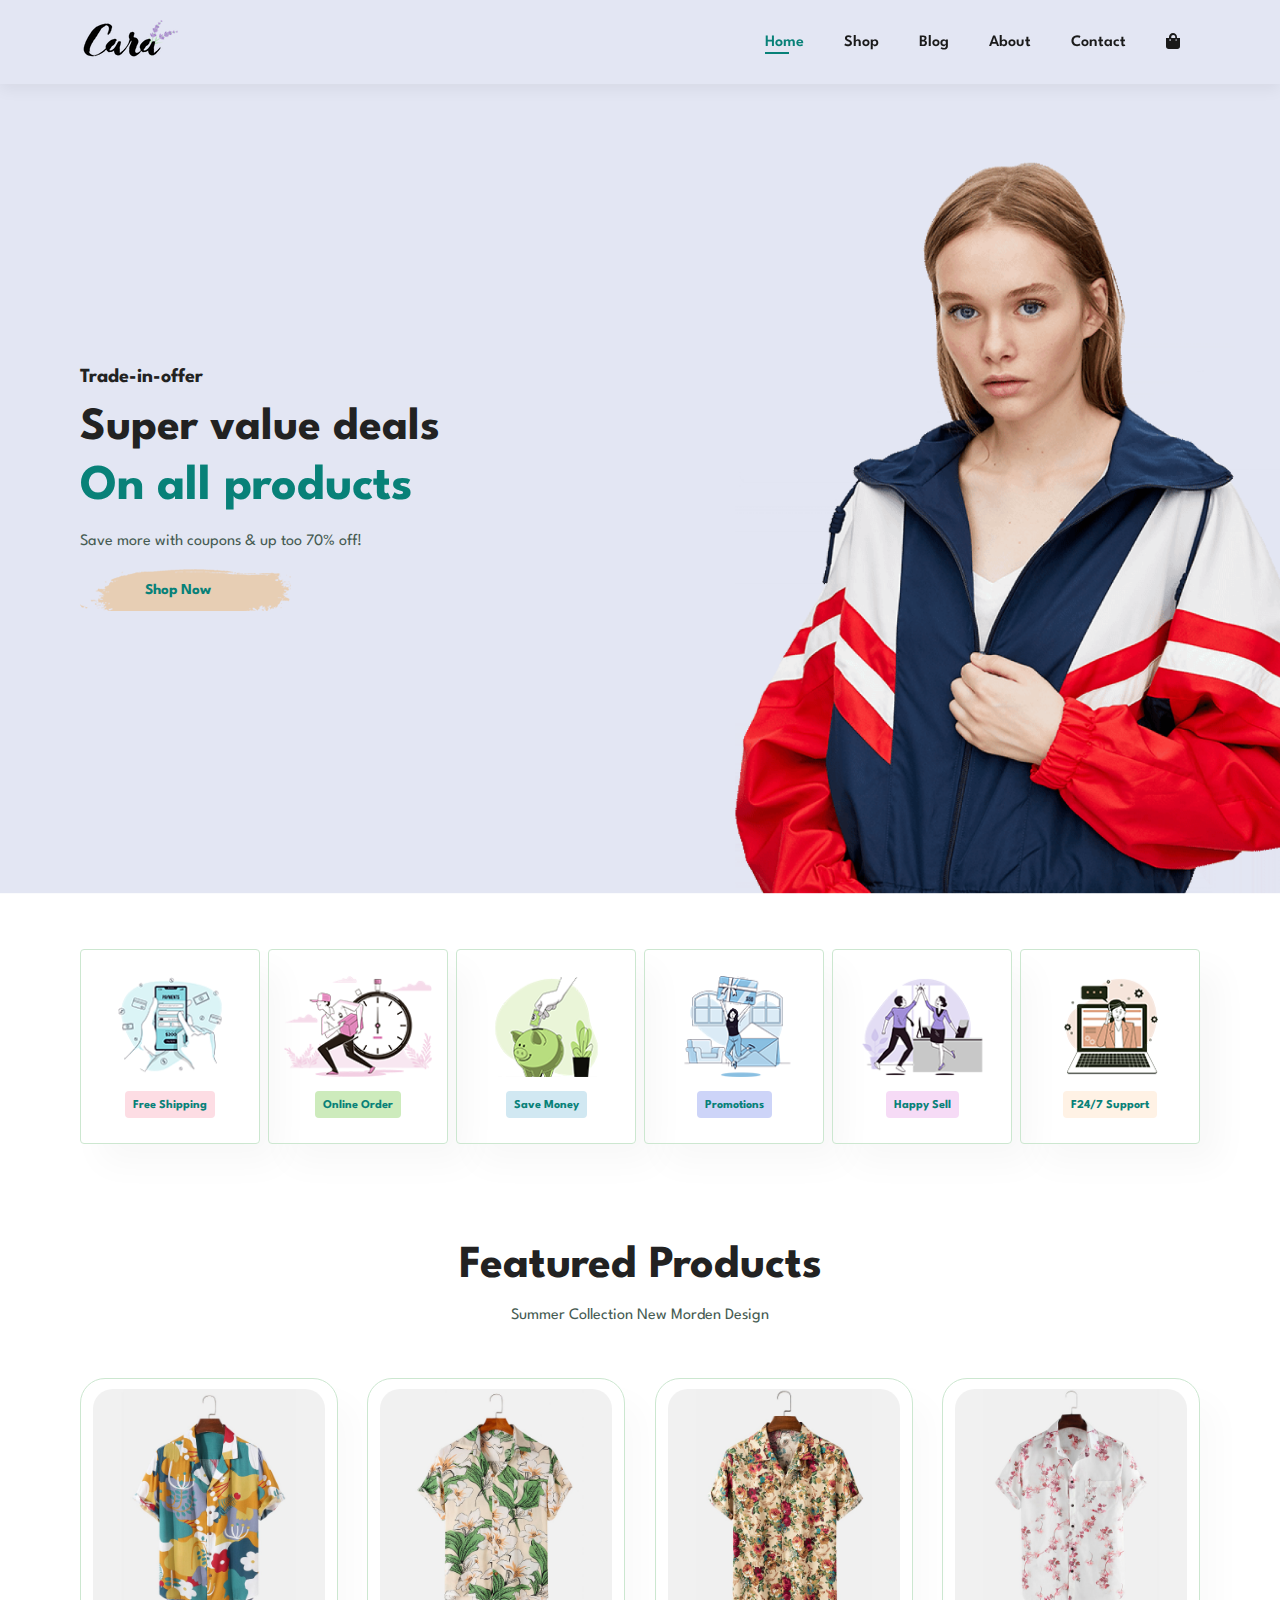
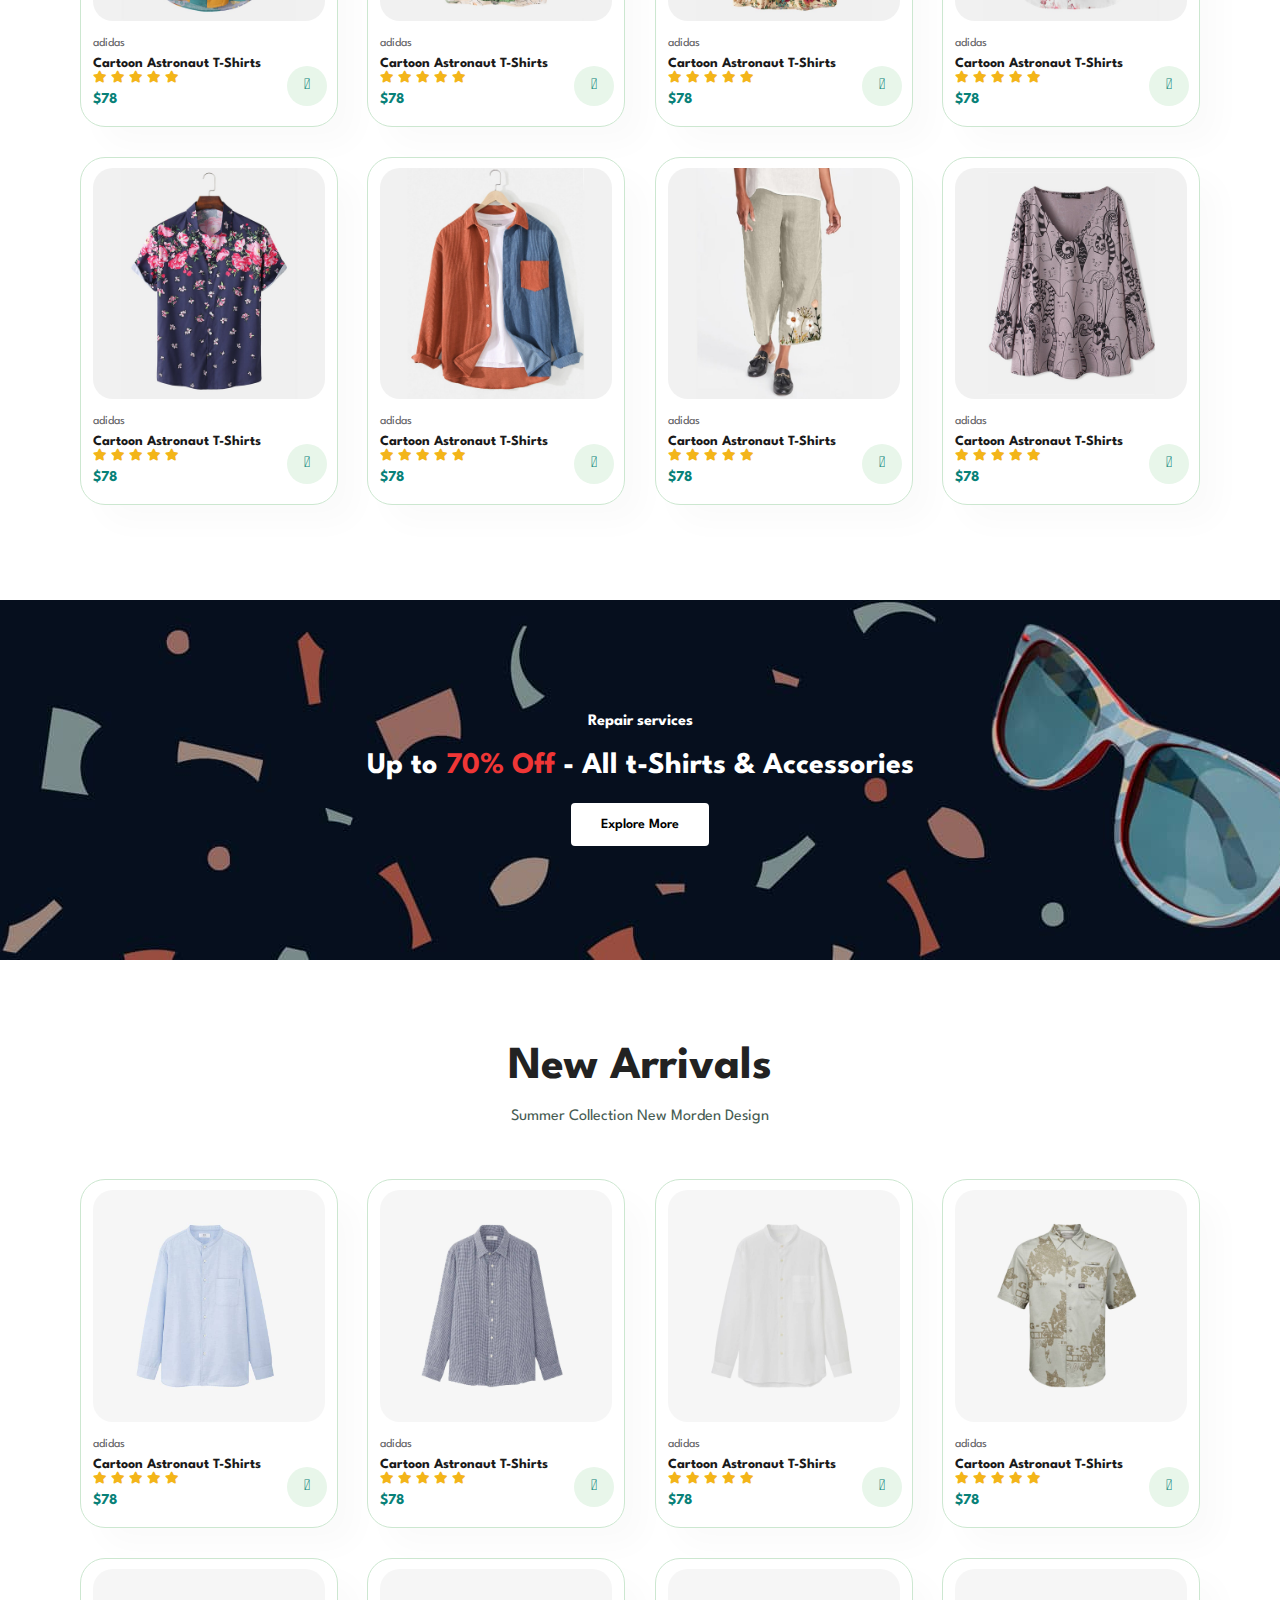
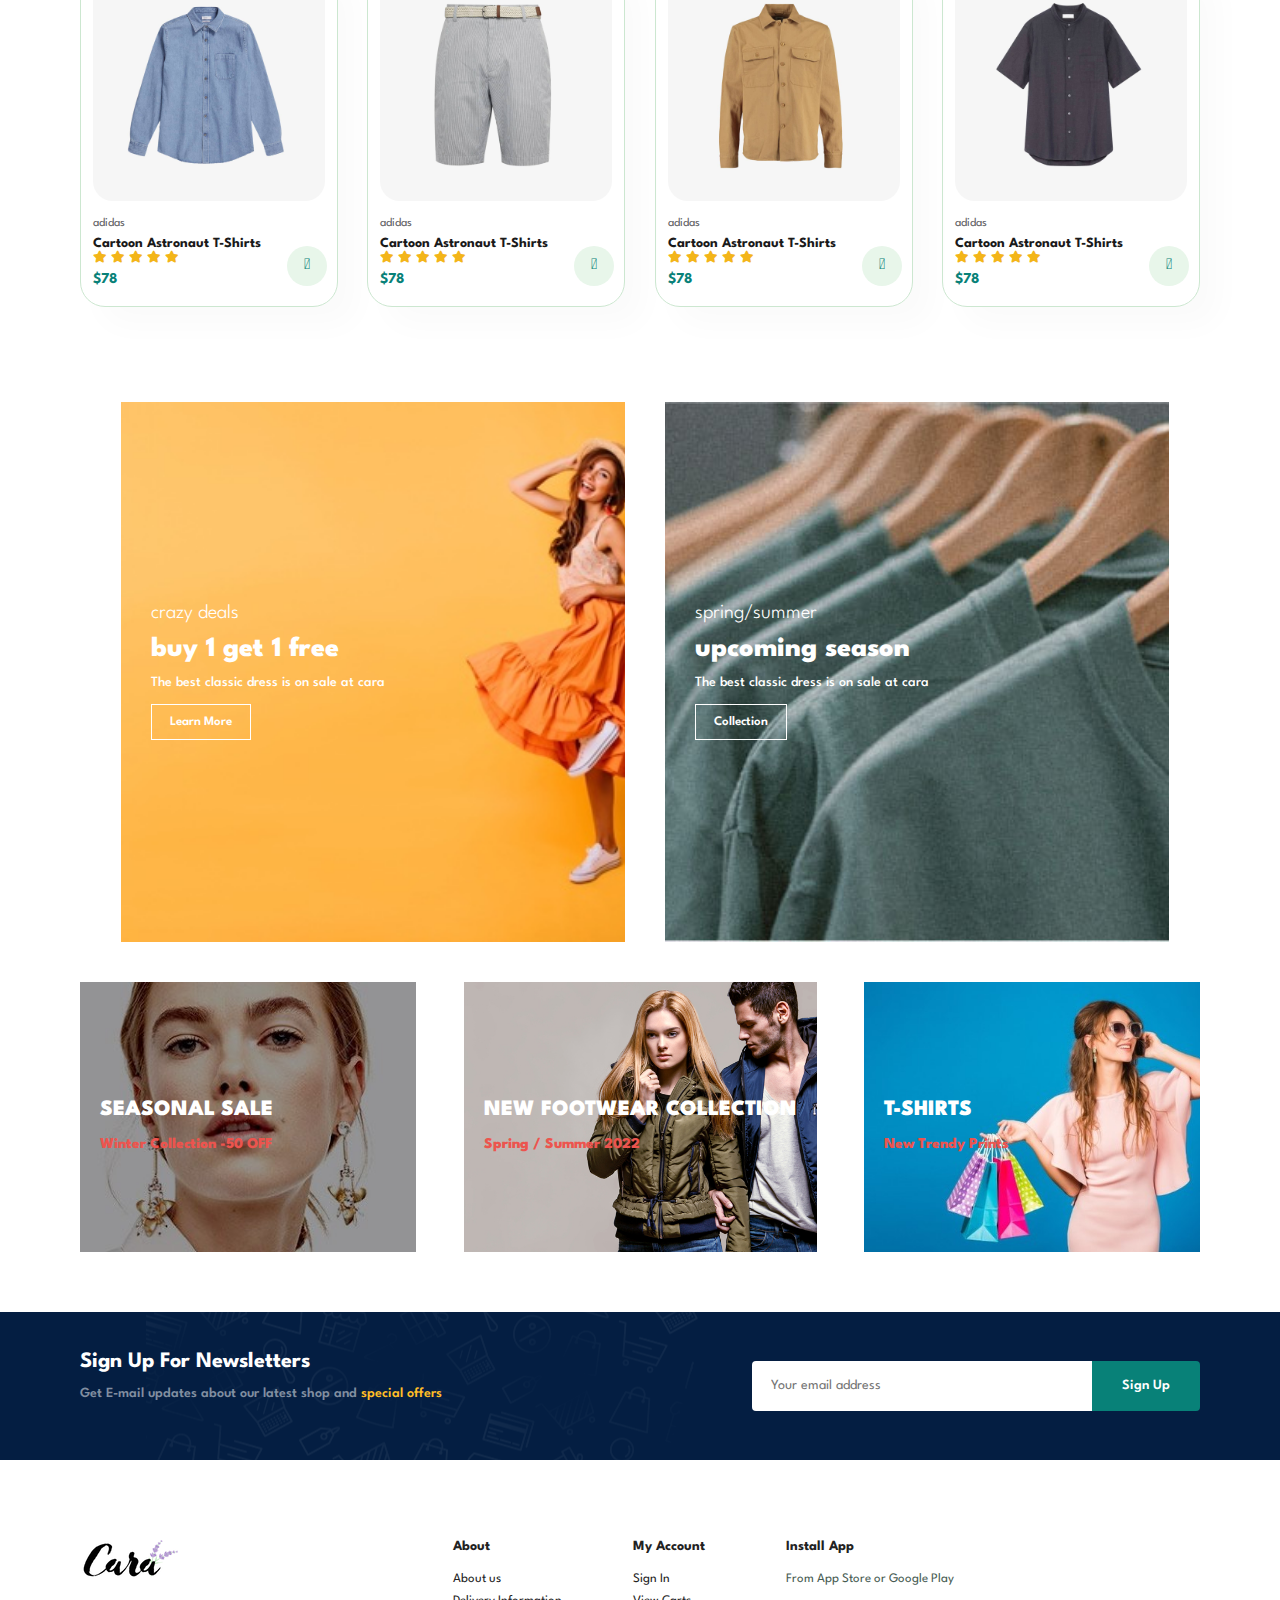
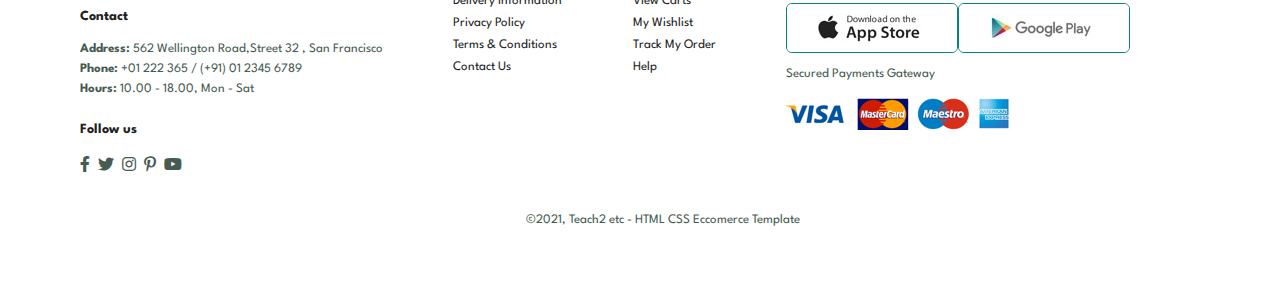
<file: index.html>
<!DOCTYPE html>
<html lang="en">

<head>
    <meta charset="UTF-8">
    <meta http-equiv="X-UA-Compatible" content="IE=edge">
    <meta name="viewport" content="width=device-width, initial-scale=1.0">
    <title>website</title>
    <link
        href="https://fonts.googleapis.com/css2?family=Montserrat:wght@500;600;700;900&family=Spartan:wght@100;200;300;400;500;600;700;800;900&family=Ubuntu&display=swap"
        rel="stylesheet">
    <link rel="stylesheet" href="https://pro.fontawesome.com/releases/v5.10.0/css/all.css" />
    <link rel="stylesheet" href="style.css">
</head>

<body>

    <!-- first we have to create a navbar  -->
    <section id="header">
        <!-- create an anchor tag to insert logo -->
        <a href="#"><img  src="img/logo.png" class="logo rotate" alt=""></a>
        <!-- now we want to create nav links -->
        <div>
            <ul id="navbar" >
                <!-- i want our home page to be highlighted thats why it should have active class -->
                <li><a class="active" href="index.html">Home</a></li>
                <li><a href="shop.html">Shop</a></li>
                <li><a href="blog.html">Blog</a></li>
                <li><a href="about.html">About</a></li>
                <li><a href="contact.html">Contact</a></li>
                <li id="lg-bag"><a href="cart.html"><i class="fas fa-shopping-bag"></i></a></li>
                <a href="#" id="close"><i class="far fa-times"></i></a>
            </ul>
        </div>
        <div id="mobile">

            <a href="cart.html"><i class="fas fa-shopping-bag"></i></a>
                <i id="bar" class="fas fa-outdent"></i>
            
           
            <!-- we dont want bullet point so simply remove li -->
        </div>

    </section>

    <!-- nav bar section is done  -->

    <section id="hero">
        <!-- now we have to do section where girl photo -->
        <h4>Trade-in-offer</h4>
        <h2>Super value deals</h2>
        <h1>On all products </h1>
        <p>Save more with coupons & up too 70% off!</p>
        <button>Shop Now</button>

    </section>

    <section id="features" class="section-p1">
        <div class="fe-box">
          <img src="img/features/f1.png" alt="">
          <h6>Free Shipping</h6>
        </div>
        <div class="fe-box">
            <img src="img/features/f2.png" alt="">
            <h6>Online Order</h6>
          </div>
          <div class="fe-box">
            <img src="img/features/f3.png" alt="">
            <h6>Save Money</h6>
          </div>
          <div class="fe-box">
            <img src="img/features/f4.png" alt="">
            <h6>Promotions</h6>
          </div>
          <div class="fe-box">
            <img src="img/features/f5.png" alt="">
            <h6>Happy Sell</h6>
          </div>
          <div class="fe-box">
            <img src="img/features/f6.png" alt="">
            <h6>F24/7 Support</h6>
          </div>
    </section>
<section id="product1" class="section-p1">
    <!-- i want to add some padding as in features section so i will add same class of section-p1 -->
    <h2>Featured Products</h2>
    <p>Summer Collection New Morden Design</p>
    <div class="pro-container">
        <!-- in this all products will be contained -->
        <div class="pro">
            <!-- first product -->
            <!-- first we have our image -->
            <img src="img/products/f1.jpg" alt="">
            <div class="des">
                <!-- another div tag for description -->
                <span>adidas</span>
                <h5>Cartoon Astronaut T-Shirts</h5>
                <div class="star">
                    <!-- now i tag for adding star -->
                    <i class="fas fa-star"></i>
                    <i class="fas fa-star"></i>
                    <i class="fas fa-star"></i>
                    <i class="fas fa-star"></i>
                    <i class="fas fa-star"></i>
                    
                    <!-- i want to add some size to image and also want to make our text center -->
                </div>
                <h4>$78</h4>
            </div>
            <!-- after our description we want to add a shop cart -->
            <a href="#"><i class="fal fa-shopping-cart cart"></i></a>
        </div>
        <!-- just style one card nicely and then copy in others  -->
        <div class="pro">
            <!-- first product -->
            <!-- first we have our image -->
            <img src="img/products/f2.jpg" alt="">
            <div class="des">
                <!-- another div tag for description -->
                <span>adidas</span>
                <h5>Cartoon Astronaut T-Shirts</h5>
                <div class="star">
                    <!-- now i tag for adding star -->
                    <i class="fas fa-star"></i>
                    <i class="fas fa-star"></i>
                    <i class="fas fa-star"></i>
                    <i class="fas fa-star"></i>
                    <i class="fas fa-star"></i>
                    
                    <!-- i want to add some size to image and also want to make our text center -->
                </div>
                <h4>$78</h4>
            </div>
            <!-- after our description we want to add a shop cart -->
            <a href="#"><i class="fal fa-shopping-cart cart"></i></a>
        </div>
        <div class="pro">
            <!-- first product -->
            <!-- first we have our image -->
            <img src="img/products/f3.jpg" alt="">
            <div class="des">
                <!-- another div tag for description -->
                <span>adidas</span>
                <h5>Cartoon Astronaut T-Shirts</h5>
                <div class="star">
                    <!-- now i tag for adding star -->
                    <i class="fas fa-star"></i>
                    <i class="fas fa-star"></i>
                    <i class="fas fa-star"></i>
                    <i class="fas fa-star"></i>
                    <i class="fas fa-star"></i>
                    
                    <!-- i want to add some size to image and also want to make our text center -->
                </div>
                <h4>$78</h4>
            </div>
            <!-- after our description we want to add a shop cart -->
            <a href="#"><i class="fal fa-shopping-cart cart"></i></a>
        </div>
        <div class="pro">
            <!-- first product -->
            <!-- first we have our image -->
            <img src="img/products/f4.jpg" alt="">
            <div class="des">
                <!-- another div tag for description -->
                <span>adidas</span>
                <h5>Cartoon Astronaut T-Shirts</h5>
                <div class="star">
                    <!-- now i tag for adding star -->
                    <i class="fas fa-star"></i>
                    <i class="fas fa-star"></i>
                    <i class="fas fa-star"></i>
                    <i class="fas fa-star"></i>
                    <i class="fas fa-star"></i>
                    
                    <!-- i want to add some size to image and also want to make our text center -->
                </div>
                <h4>$78</h4>
            </div>
            <!-- after our description we want to add a shop cart -->
            <a href="#"><i class="fal fa-shopping-cart cart"></i></a>
        </div>
        <div class="pro">
            <!-- first product -->
            <!-- first we have our image -->
            <img src="img/products/f5.jpg" alt="">
            <div class="des">
                <!-- another div tag for description -->
                <span>adidas</span>
                <h5>Cartoon Astronaut T-Shirts</h5>
                <div class="star">
                    <!-- now i tag for adding star -->
                    <i class="fas fa-star"></i>
                    <i class="fas fa-star"></i>
                    <i class="fas fa-star"></i>
                    <i class="fas fa-star"></i>
                    <i class="fas fa-star"></i>
                    
                    <!-- i want to add some size to image and also want to make our text center -->
                </div>
                <h4>$78</h4>
            </div>
            <!-- after our description we want to add a shop cart -->
            <a href="#"><i class="fal fa-shopping-cart cart"></i></a>
        </div>
        <div class="pro">
            <!-- first product -->
            <!-- first we have our image -->
            <img src="img/products/f6.jpg" alt="">
            <div class="des">
                <!-- another div tag for description -->
                <span>adidas</span>
                <h5>Cartoon Astronaut T-Shirts</h5>
                <div class="star">
                    <!-- now i tag for adding star -->
                    <i class="fas fa-star"></i>
                    <i class="fas fa-star"></i>
                    <i class="fas fa-star"></i>
                    <i class="fas fa-star"></i>
                    <i class="fas fa-star"></i>
                    
                    <!-- i want to add some size to image and also want to make our text center -->
                </div>
                <h4>$78</h4>
            </div>
            <!-- after our description we want to add a shop cart -->
            <a href="#"><i class="fal fa-shopping-cart cart"></i></a>
        </div>
        <div class="pro">
            <!-- first product -->
            <!-- first we have our image -->
            <img src="img/products/f7.jpg" alt="">
            <div class="des">
                <!-- another div tag for description -->
                <span>adidas</span>
                <h5>Cartoon Astronaut T-Shirts</h5>
                <div class="star">
                    <!-- now i tag for adding star -->
                    <i class="fas fa-star"></i>
                    <i class="fas fa-star"></i>
                    <i class="fas fa-star"></i>
                    <i class="fas fa-star"></i>
                    <i class="fas fa-star"></i>
                    
                    <!-- i want to add some size to image and also want to make our text center -->
                </div>
                <h4>$78</h4>
            </div>
            <!-- after our description we want to add a shop cart -->
            <a href="#"><i class="fal fa-shopping-cart cart"></i></a>
        </div>
        <div class="pro">
            <!-- first product -->
            <!-- first we have our image -->
            <img src="img/products/f8.jpg" alt="">
            <div class="des">
                <!-- another div tag for description -->
                <span>adidas</span>
                <h5>Cartoon Astronaut T-Shirts</h5>
                <div class="star">
                    <!-- now i tag for adding star -->
                    <i class="fas fa-star"></i>
                    <i class="fas fa-star"></i>
                    <i class="fas fa-star"></i>
                    <i class="fas fa-star"></i>
                    <i class="fas fa-star"></i>
                    
                    <!-- i want to add some size to image and also want to make our text center -->
                </div>
                <h4>$78</h4>
            </div>
            <!-- after our description we want to add a shop cart -->
            <a href="#"><i class="fal fa-shopping-cart cart"></i></a>
        </div>
    </div>
</section>

<section id="banner" class="section-m1"> 
    <h4>Repair services</h4>
    <h2>Up to <span>70% Off</span>  - All t-Shirts & Accessories</h2>
    <!-- put 70%off in diffrent because its of diffrent color -->
    <button class="normal">Explore More</button>
    <!-- section -m1 is the pre margin that we have given -->
</section>

<!-- now we have already made product 1 section just copy it make the changes -->
<section id="product1" class="section-p1">
    <!-- i want to add some padding as in features section so i will add same class of section-p1 -->
    <h2>New Arrivals</h2>
    <p>Summer Collection New Morden Design</p>
    <div class="pro-container">
        <!-- in this all products will be contained -->
        <div class="pro">
            <!-- first product -->
            <!-- first we have our image -->
            <img src="img/products/n1.jpg" alt="">
            <div class="des">
                <!-- another div tag for description -->
                <span>adidas</span>
                <h5>Cartoon Astronaut T-Shirts</h5>
                <div class="star">
                    <!-- now i tag for adding star -->
                    <i class="fas fa-star"></i>
                    <i class="fas fa-star"></i>
                    <i class="fas fa-star"></i>
                    <i class="fas fa-star"></i>
                    <i class="fas fa-star"></i>
                    
                    <!-- i want to add some size to image and also want to make our text center -->
                </div>
                <h4>$78</h4>
            </div>
            <!-- after our description we want to add a shop cart -->
            <a href="#"><i class="fal fa-shopping-cart cart"></i></a>
        </div>
        <!-- just style one card nicely and then copy in others  -->
        <div class="pro">
            <!-- first product -->
            <!-- first we have our image -->
            <img src="img/products/n2.jpg" alt="">
            <div class="des">
                <!-- another div tag for description -->
                <span>adidas</span>
                <h5>Cartoon Astronaut T-Shirts</h5>
                <div class="star">
                    <!-- now i tag for adding star -->
                    <i class="fas fa-star"></i>
                    <i class="fas fa-star"></i>
                    <i class="fas fa-star"></i>
                    <i class="fas fa-star"></i>
                    <i class="fas fa-star"></i>
                    
                    <!-- i want to add some size to image and also want to make our text center -->
                </div>
                <h4>$78</h4>
            </div>
            <!-- after our description we want to add a shop cart -->
            <a href="#"><i class="fal fa-shopping-cart cart"></i></a>
        </div>
        <div class="pro">
            <!-- first product -->
            <!-- first we have our image -->
            <img src="img/products/n3.jpg" alt="">
            <div class="des">
                <!-- another div tag for description -->
                <span>adidas</span>
                <h5>Cartoon Astronaut T-Shirts</h5>
                <div class="star">
                    <!-- now i tag for adding star -->
                    <i class="fas fa-star"></i>
                    <i class="fas fa-star"></i>
                    <i class="fas fa-star"></i>
                    <i class="fas fa-star"></i>
                    <i class="fas fa-star"></i>
                    
                    <!-- i want to add some size to image and also want to make our text center -->
                </div>
                <h4>$78</h4>
            </div>
            <!-- after our description we want to add a shop cart -->
            <a href="#"><i class="fal fa-shopping-cart cart"></i></a>
        </div>
        <div class="pro">
            <!-- first product -->
            <!-- first we have our image -->
            <img src="img/products/n4.jpg" alt="">
            <div class="des">
                <!-- another div tag for description -->
                <span>adidas</span>
                <h5>Cartoon Astronaut T-Shirts</h5>
                <div class="star">
                    <!-- now i tag for adding star -->
                    <i class="fas fa-star"></i>
                    <i class="fas fa-star"></i>
                    <i class="fas fa-star"></i>
                    <i class="fas fa-star"></i>
                    <i class="fas fa-star"></i>
                    
                    <!-- i want to add some size to image and also want to make our text center -->
                </div>
                <h4>$78</h4>
            </div>
            <!-- after our description we want to add a shop cart -->
            <a href="#"><i class="fal fa-shopping-cart cart"></i></a>
        </div>
        <div class="pro">
            <!-- first product -->
            <!-- first we have our image -->
            <img src="img/products/n5.jpg" alt="">
            <div class="des">
                <!-- another div tag for description -->
                <span>adidas</span>
                <h5>Cartoon Astronaut T-Shirts</h5>
                <div class="star">
                    <!-- now i tag for adding star -->
                    <i class="fas fa-star"></i>
                    <i class="fas fa-star"></i>
                    <i class="fas fa-star"></i>
                    <i class="fas fa-star"></i>
                    <i class="fas fa-star"></i>
                    
                    <!-- i want to add some size to image and also want to make our text center -->
                </div>
                <h4>$78</h4>
            </div>
            <!-- after our description we want to add a shop cart -->
            <a href="#"><i class="fal fa-shopping-cart cart"></i></a>
        </div>
        <div class="pro">
            <!-- first product -->
            <!-- first we have our image -->
            <img src="img/products/n6.jpg" alt="">
            <div class="des">
                <!-- another div tag for description -->
                <span>adidas</span>
                <h5>Cartoon Astronaut T-Shirts</h5>
                <div class="star">
                    <!-- now i tag for adding star -->
                    <i class="fas fa-star"></i>
                    <i class="fas fa-star"></i>
                    <i class="fas fa-star"></i>
                    <i class="fas fa-star"></i>
                    <i class="fas fa-star"></i>
                    
                    <!-- i want to add some size to image and also want to make our text center -->
                </div>
                <h4>$78</h4>
            </div>
            <!-- after our description we want to add a shop cart -->
            <a href="#"><i class="fal fa-shopping-cart cart"></i></a>
        </div>
        <div class="pro">
            <!-- first product -->
            <!-- first we have our image -->
            <img src="img/products/n7.jpg" alt="">
            <div class="des">
                <!-- another div tag for description -->
                <span>adidas</span>
                <h5>Cartoon Astronaut T-Shirts</h5>
                <div class="star">
                    <!-- now i tag for adding star -->
                    <i class="fas fa-star"></i>
                    <i class="fas fa-star"></i>
                    <i class="fas fa-star"></i>
                    <i class="fas fa-star"></i>
                    <i class="fas fa-star"></i>
                    
                    <!-- i want to add some size to image and also want to make our text center -->
                </div>
                <h4>$78</h4>
            </div>
            <!-- after our description we want to add a shop cart -->
            <a href="#"><i class="fal fa-shopping-cart cart"></i></a>
        </div>
        <div class="pro">
            <!-- first product -->
            <!-- first we have our image -->
            <img src="img/products/n8.jpg" alt="">
            <div class="des">
                <!-- another div tag for description -->
                <span>adidas</span>
                <h5>Cartoon Astronaut T-Shirts</h5>
                <div class="star">
                    <!-- now i tag for adding star -->
                    <i class="fas fa-star"></i>
                    <i class="fas fa-star"></i>
                    <i class="fas fa-star"></i>
                    <i class="fas fa-star"></i>
                    <i class="fas fa-star"></i>
                    
                    <!-- i want to add some size to image and also want to make our text center -->
                </div>
                <h4>$78</h4>
            </div>
            <!-- after our description we want to add a shop cart -->
            <a href="#"><i class="fal fa-shopping-cart cart"></i></a>
        </div>
    </div>
</section>
<!-- now we have to create some more banners -->
<section id="sm-banner" class="section-p1">
    <div class="banner-box">
        <h4>crazy deals</h4>
        <h2>buy 1 get 1 free</h2>
        <span>The best classic dress is on sale at cara</span>
        <button class="white">Learn More</button>
    </div>
    <div class="banner-box banner-box2">
        <h4>spring/summer</h4>
        <h2>upcoming season</h2>
        <span>The best classic dress is on sale at cara</span>
        <button class="white">Collection</button>
    </div>
</section>
<section id="banner3">
    <!-- i want to keep the same style as other banner -->
    <div class="banner-box ">
        
        <h2>SEASONAL SALE</h2>
        <h3>Winter Collection -50 OFF</h3>
        
    </div>
    <div class="banner-box banner-box2">
        
        <h2>NEW FOOTWEAR COLLECTION</h2>
        <h3>Spring / Summer 2022</h3>
        
    </div>
    <div class="banner-box banner-box3 ">
        
        <h2>T-SHIRTS</h2>
        <h3>New Trendy Prints</h3>
        
    </div>
</section>

<section id="newsletter"  class="section-p1 section-m1">
    <!-- create two div tags one for text other for signup taki side by side aa sake -->
    <div class="newstext">
        <h4>
            Sign Up For Newsletters
        </h4>
        <p>Get E-mail updates about our latest shop and <span> special offers</span> </p>
    </div>
    <div class="form">
        <input type="text" placeholder="Your email address">
        <button class="normal">Sign Up</button>
    </div>
</section>

<footer class="section-p1 section-m1">
    <!-- 4 diffrent columns -->
    <div class="col">
        <img class="logo" src="img/logo.png" alt="">
        <h4>Contact</h4>
        <p><strong>Address:</strong>  562 Wellington Road,Street 32 , San Francisco </p>
        <p><strong>Phone:</strong> +01 222 365 / (+91) 01 2345 6789 </p>
        <p><strong>Hours:</strong>  10.00 - 18.00, Mon - Sat </p>
        <div class="follow">
            <h4>Follow us</h4>
            <div class="icon"> 
                <i class="fab fa-facebook-f"></i>
                <i class="fab fa-twitter"></i>
                <i class="fab fa-instagram"></i>
                <i class="fab fa-pinterest-p"></i>
                <i class="fab fa-youtube"></i>
            </div>
             <!-- i also want to make click on icon take to the site page -->
           
        </div>
       
    </div>
    

    <!-- second column -->
    <div class="col">
        <h4>About</h4>
        <a href="#">About us</a>
        <!-- use a tag because these a tag are the links -->
        <a href="#">Delivery Information</a>
        <a href="#">Privacy Policy</a>
        <a href="#">Terms & Conditions</a>
        <a href="#">Contact Us</a>
    </div>
    <!-- third column -->
    <div class="col">
        <h4>My Account</h4>
        <a href="#">Sign In</a>
        <!-- use a tag because these a tag are the links -->
        <a href="#">View Carts</a>
        <a href="#">My Wishlist</a>
        <a href="#">Track My Order</a>
        <a href="#">Help</a>
    </div>
    <div class="col install">
        <h4>Install App</h4>
        <p>From App Store or Google Play</p>
        <div class="row">
            <!-- in this row div i will be adding two buttons in a row -->
            <img src="img/pay/app.jpg" alt="">
            <img src="img/pay/play.jpg" alt="">
        </div>
        <p>Secured Payments Gateway</p>
        <img src="img/pay/pay.png" alt="">
        <!-- in these three images may be you can try to create a button  -->
    </div>
   <div>
        <p class="copyright"><span>&#169;</span>2021, Teach2 etc - HTML CSS Eccomerce Template</p>
    </div>
    
<script src="index.js"></script>
  
</footer>

   
</body>

</html>
</file>
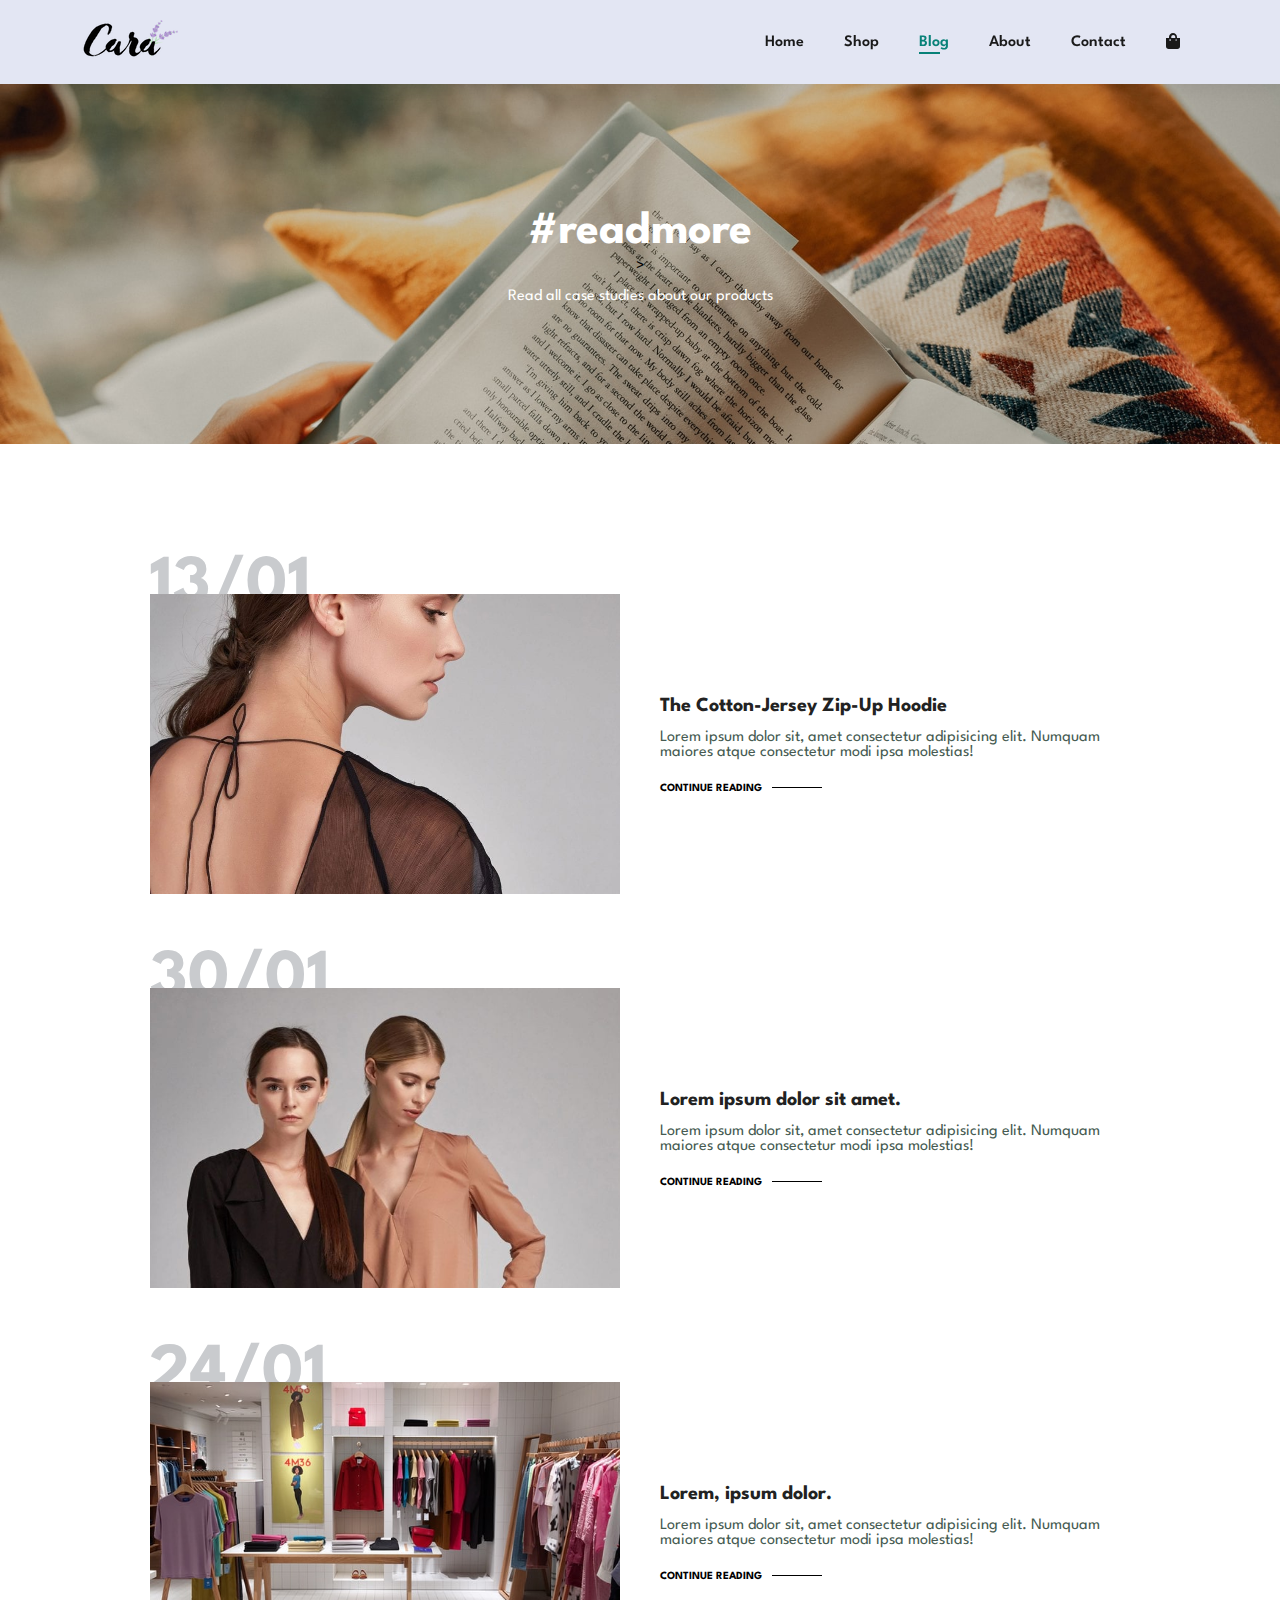
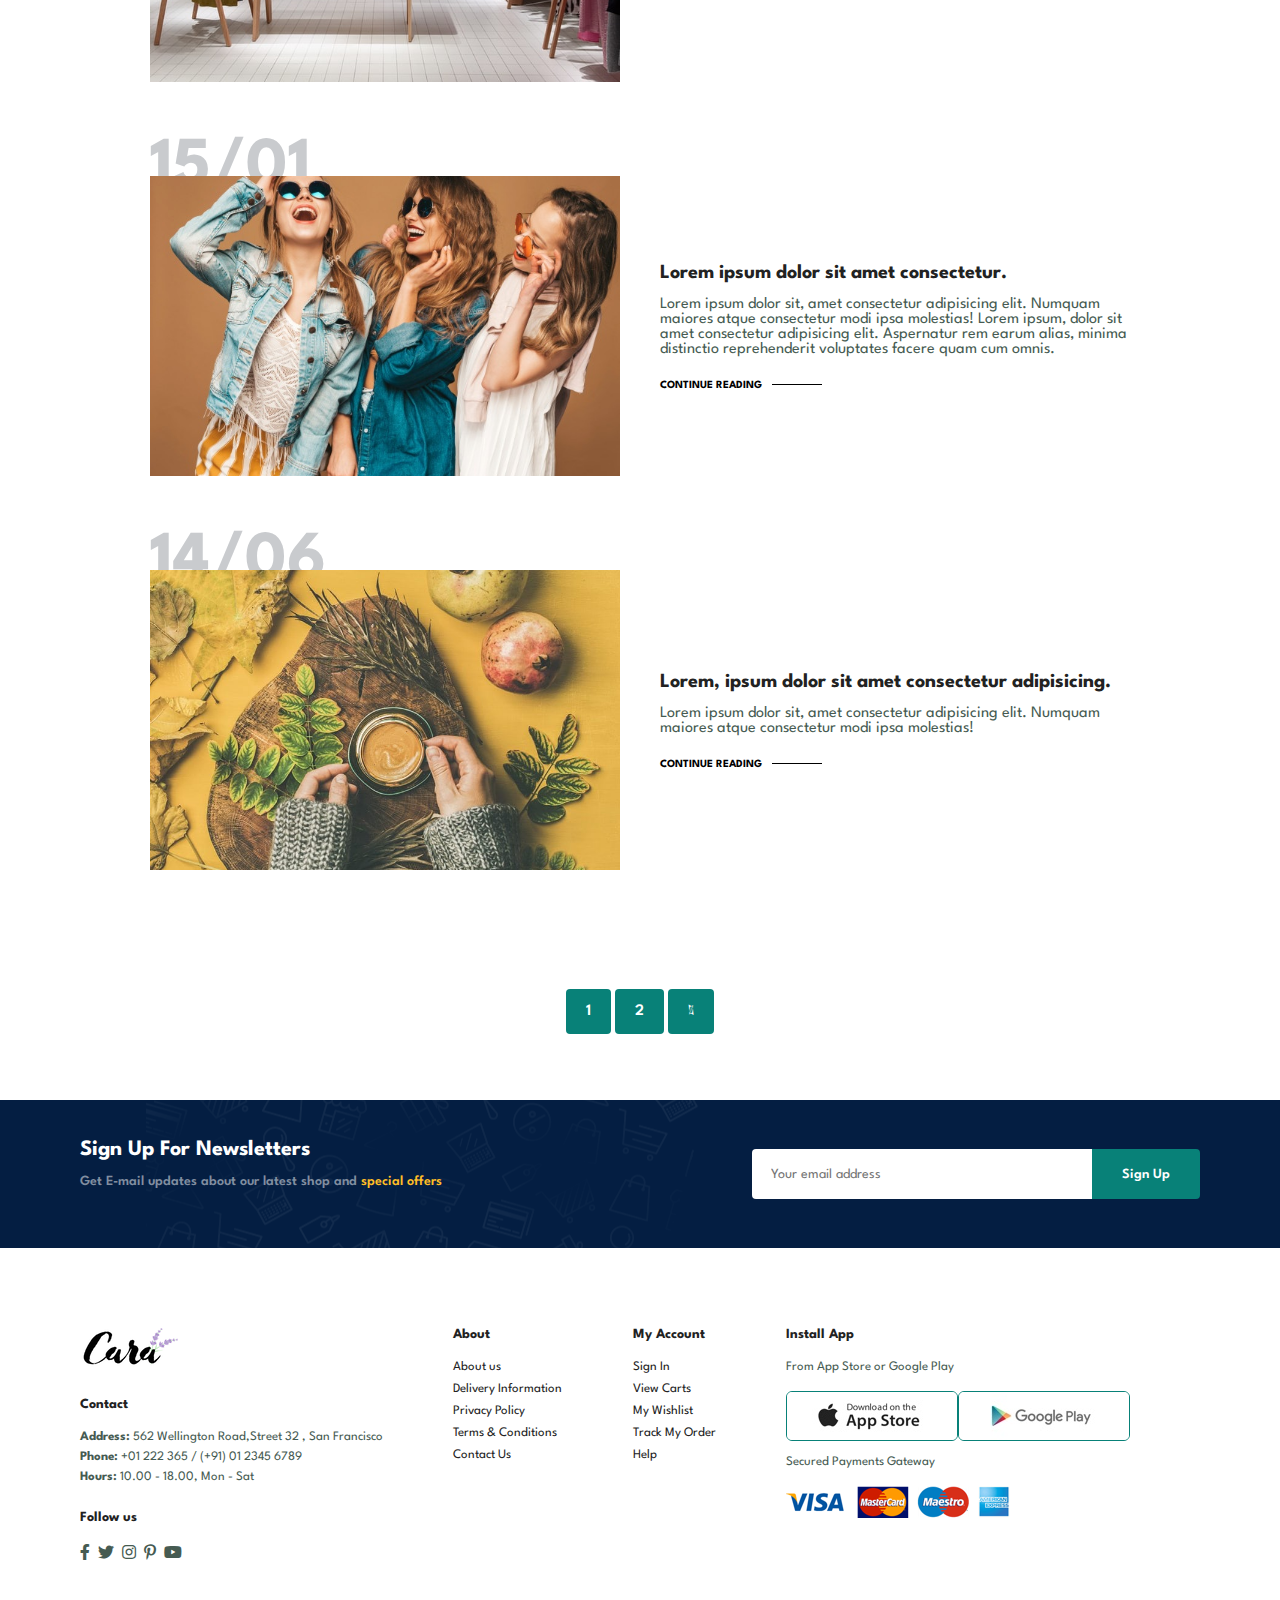
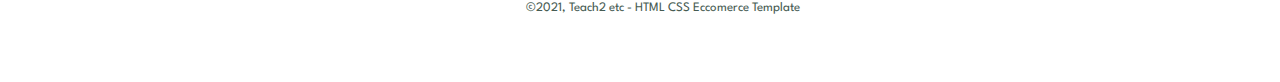
<file: blog.html>
<!DOCTYPE html>
<html lang="en">

<head>
    <meta charset="UTF-8">
    <meta http-equiv="X-UA-Compatible" content="IE=edge">
    <meta name="viewport" content="width=device-width, initial-scale=1.0">
    <title>website</title>
    <link
        href="https://fonts.googleapis.com/css2?family=Montserrat:wght@500;600;700;900&family=Spartan:wght@100;200;300;400;500;600;700;800;900&family=Ubuntu&display=swap"
        rel="stylesheet">
    <link rel="stylesheet" href="https://pro.fontawesome.com/releases/v5.10.0/css/all.css" />
    <link rel="stylesheet" href="style.css">
</head>

<body>

    <!-- first we have to create a navbar  -->
    <section id="header">
        <!-- create an anchor tag to insert logo -->
        <a href="#"><img src="img/logo.png" class="logo" alt=""></a>
        <!-- now we want to create nav links -->
        <div>
            <ul id="navbar" >
                <!-- i want our home page to be highlighted thats why it should have active class -->
                <li><a  href="index.html">Home</a></li>
                <!-- on shop page i dont need the active class on index i want it on shop -->
                <li><a  href="shop.html">Shop</a></li>
                <li><a class="active" href="blog.html">Blog</a></li>
                <li><a href="about.html">About</a></li>
                <li><a href="contact.html">Contact</a></li>
                <li id="lg-bag"><a href="cart.html"><i class="fas fa-shopping-bag"></i></a></li>
                <a href="#" id="close"><i class="far fa-times"></i></a>
            </ul>
        </div>
        <div id="mobile">

            <a href="cart.html"><i class="fas fa-shopping-bag"></i></a>
                <i id="bar" class="fas fa-outdent"></i>
            
           
            <!-- we dont want bullet point so simply remove li -->
        </div>

    </section>

    <!-- nav bar section is done  -->

    <section id="page-header" class="blog-header">
        <!-- now we have to do section where girl photo -->
       
        <h2>#readmore</h2>>
       
        <p>Read all case studies about our products</p>
        

    </section>
    <section id="blog">
        <div class="blog-box">
            <!-- here we have two diffrent section one is image other is text -->
            <div class="blog-img">
                <img src="img/blog/b1.jpg" alt="">
            </div>
            <div class="blog-details">
                <h4>The Cotton-Jersey Zip-Up Hoodie</h4>
                <p>Lorem ipsum dolor sit, amet consectetur adipisicing elit. Numquam maiores atque consectetur modi ipsa molestias!</p>
                <a href="#">CONTINUE READING</a>
            </div>
            <h1>13/01</h1>
            <!-- we have some text behind the image -->
        </div>
        <div class="blog-box">
            <!-- here we have two diffrent section one is image other is text -->
            <div class="blog-img">
                <img src="img/blog/b2.jpg" alt="">
            </div>
            <div class="blog-details">
                <h4>Lorem ipsum dolor sit amet.</h4>
                <p>Lorem ipsum dolor sit, amet consectetur adipisicing elit. Numquam maiores atque consectetur modi ipsa molestias!</p>
                <a href="#">CONTINUE READING</a>
            </div>
            <h1>30/01</h1>
            <!-- we have some text behind the image -->
        </div>
        <div class="blog-box">
            <!-- here we have two diffrent section one is image other is text -->
            <div class="blog-img">
                <img src="img/blog/b3.jpg" alt="">
            </div>
            <div class="blog-details">
                <h4>Lorem, ipsum dolor.</h4>
                <p>Lorem ipsum dolor sit, amet consectetur adipisicing elit. Numquam maiores atque consectetur modi ipsa molestias!</p>
                <a href="#">CONTINUE READING</a>
            </div>
            <h1>24/01</h1>
            <!-- we have some text behind the image -->
        </div>
        <div class="blog-box">
            <!-- here we have two diffrent section one is image other is text -->
            <div class="blog-img">
                <img src="model.jpg" alt="">
            </div>
            <div class="blog-details">
                <h4>Lorem ipsum dolor sit amet consectetur.</h4>
                <p>Lorem ipsum dolor sit, amet consectetur adipisicing elit. Numquam maiores atque consectetur modi ipsa molestias!
                    Lorem ipsum, dolor sit amet consectetur adipisicing elit. Aspernatur rem earum alias, minima distinctio reprehenderit voluptates facere quam cum omnis.
                </p>
                <a href="#">CONTINUE READING</a>
            </div>
            <h1>15/01</h1>
            <!-- we have some text behind the image -->
        </div>
        <div class="blog-box">
            <!-- here we have two diffrent section one is image other is text -->
            <div class="blog-img">
                <img src="img/blog/b6.jpg" alt="">
            </div>
            <div class="blog-details">
                <h4>Lorem, ipsum dolor sit amet consectetur adipisicing.</h4>
                <p>Lorem ipsum dolor sit, amet consectetur adipisicing elit. Numquam maiores atque consectetur modi ipsa molestias!</p>
                <a href="#">CONTINUE READING</a>
            </div>
            <h1>14/06</h1>
            <!-- we have some text behind the image -->
        </div>


    </section>

   



<!-- new section create -->
<section id="pagination" class="section-p1">
    <a href="#">1</a>
    <a href="#">2</a>
    <a href="#"><i class="fal fa-long-arrow-alt-right"></i></a>

</section>


<section id="newsletter"  class="section-p1 section-m1">
    <!-- create two div tags one for text other for signup taki side by side aa sake -->
    <div class="newstext">
        <h4>
            Sign Up For Newsletters
        </h4>
        <p>Get E-mail updates about our latest shop and <span> special offers</span> </p>
    </div>
    <div class="form">
        <input type="text" placeholder="Your email address">
        <button class="normal">Sign Up</button>
    </div>
</section>

<footer class="section-p1 section-m1">
    <!-- 4 diffrent columns -->
    <div class="col">
        <img class="logo" src="img/logo.png" alt="">
        <h4>Contact</h4>
        <p><strong>Address:</strong>  562 Wellington Road,Street 32 , San Francisco </p>
        <p><strong>Phone:</strong> +01 222 365 / (+91) 01 2345 6789 </p>
        <p><strong>Hours:</strong>  10.00 - 18.00, Mon - Sat </p>
        <div class="follow">
            <h4>Follow us</h4>
            <div class="icon"> 
                <i class="fab fa-facebook-f"></i>
                <i class="fab fa-twitter"></i>
                <i class="fab fa-instagram"></i>
                <i class="fab fa-pinterest-p"></i>
                <i class="fab fa-youtube"></i>
            </div>
             <!-- i also want to make click on icon take to the site page -->
           
        </div>
       
    </div>
    

    <!-- second column -->
    <div class="col">
        <h4>About</h4>
        <a href="#">About us</a>
        <!-- use a tag because these a tag are the links -->
        <a href="#">Delivery Information</a>
        <a href="#">Privacy Policy</a>
        <a href="#">Terms & Conditions</a>
        <a href="#">Contact Us</a>
    </div>
    <!-- third column -->
    <div class="col">
        <h4>My Account</h4>
        <a href="#">Sign In</a>
        <!-- use a tag because these a tag are the links -->
        <a href="#">View Carts</a>
        <a href="#">My Wishlist</a>
        <a href="#">Track My Order</a>
        <a href="#">Help</a>
    </div>
    <div class="col install">
        <h4>Install App</h4>
        <p>From App Store or Google Play</p>
        <div class="row">
            <!-- in this row div i will be adding two buttons in a row -->
            <img src="img/pay/app.jpg" alt="">
            <img src="img/pay/play.jpg" alt="">
        </div>
        <p>Secured Payments Gateway</p>
        <img src="img/pay/pay.png" alt="">
        <!-- in these three images may be you can try to create a button  -->
    </div>
   <div>
        <p class="copyright"><span>&#169;</span>2021, Teach2 etc - HTML CSS Eccomerce Template</p>
    </div>
    
<script src="index.js"></script>
  
</footer>

   
</body>

</html>
</file>
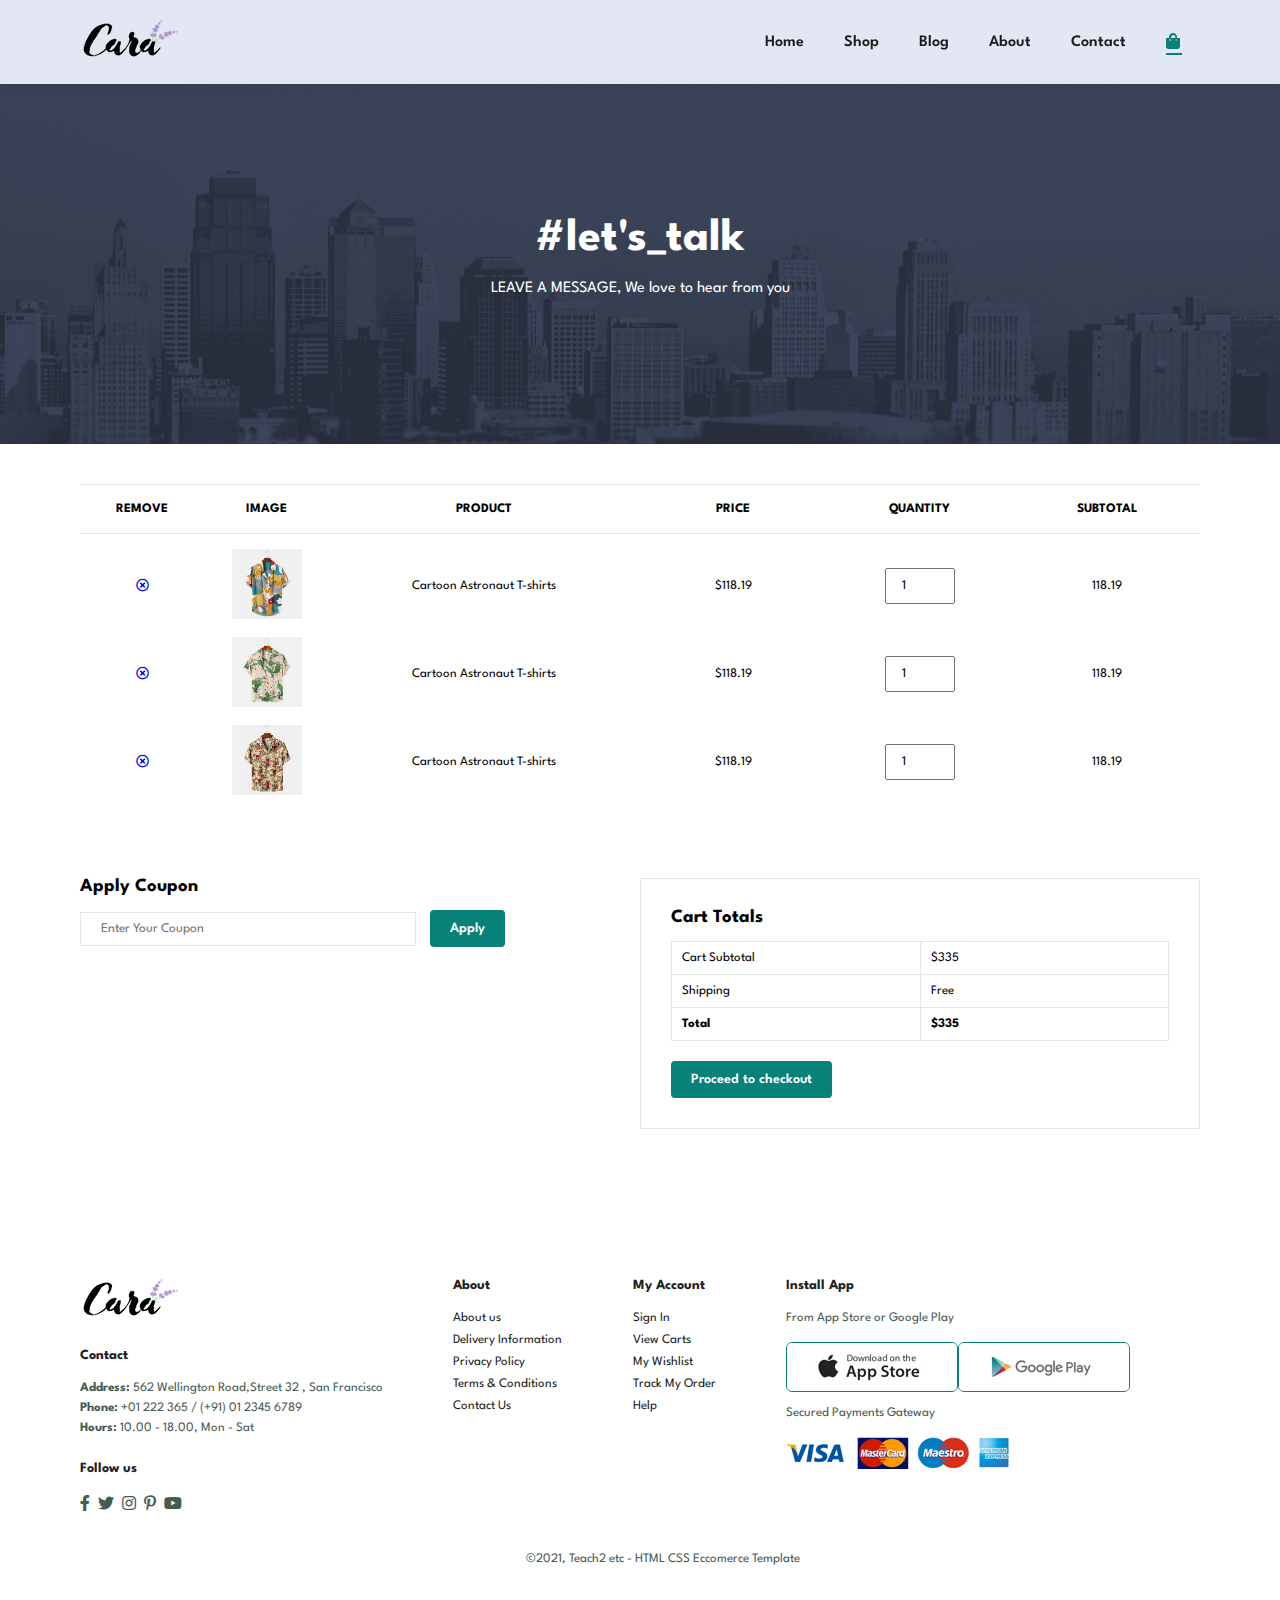
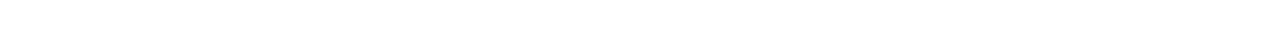
<file: cart.html>
<!DOCTYPE html>
<html lang="en">

<head>
    <meta charset="UTF-8">
    <meta http-equiv="X-UA-Compatible" content="IE=edge">
    <meta name="viewport" content="width=device-width, initial-scale=1.0">
    <title>website</title>
    <link
        href="https://fonts.googleapis.com/css2?family=Montserrat:wght@500;600;700;900&family=Spartan:wght@100;200;300;400;500;600;700;800;900&family=Ubuntu&display=swap"
        rel="stylesheet">
    <link rel="stylesheet" href="https://pro.fontawesome.com/releases/v5.10.0/css/all.css" />
    <link rel="stylesheet" href="style.css">
</head>

<body>

    <!-- first we have to create a navbar  -->
    <section id="header">
        <!-- create an anchor tag to insert logo -->
        <a href="#"><img src="img/logo.png" class="logo" alt=""></a>
        <!-- now we want to create nav links -->
        <div>
            <ul id="navbar">
                <!-- i want our home page to be highlighted thats why it should have active class -->
                <li><a href="index.html">Home</a></li>
                <!-- on shop page i dont need the active class on index i want it on shop -->
                <li><a href="shop.html">Shop</a></li>
                <li><a href="blog.html">Blog</a></li>
                <li><a href="about.html">About</a></li>
                <li><a href="contact.html">Contact</a></li>
                <li id="lg-bag"><a class="active" href="cart.html"><i class="fas fa-shopping-bag"></i></a></li>
                <a href="#" id="close"><i class="far fa-times"></i></a>
            </ul>
        </div>
        <div id="mobile">

            <a href="cart.html"><i class="fas fa-shopping-bag"></i></a>
            <i id="bar" class="fas fa-outdent"></i>


            <!-- we dont want bullet point so simply remove li -->
        </div>

    </section>

    <!-- nav bar section is done  -->

    <section id="page-header" class="about-header">
        <!-- now we have to do section where girl photo -->

        <h2>#let's_talk</h2>

        <p>LEAVE A MESSAGE, We love to hear from you</p>


    </section>

    <section id="cart" class="section-p1">
        <table width="100%">
            <thead>
                <tr>
                    <td>Remove</td>
                    <td>Image</td>
                    <td>Product</td>
                    <td>price</td>
                    <td>Quantity</td>
                    <td>Subtotal</td>
                </tr>
            </thead>
            <tbody>
                <tr>
                    <td>
                        <a href="#"><i class="far fa-times-circle"></i></a>
                    </td>
                    <td>
                        <img src="img/products/f1.jpg" alt="">
                    </td>
                    <td>
                        Cartoon Astronaut T-shirts
                    </td>
                    <td>
                        $118.19
                    </td>
                    <td>
                        <input type="number" value="1">
                    </td>
                    <td>
                        118.19
                    </td>
                </tr>
                <tr>
                    <td>
                        <a href="#"><i class="far fa-times-circle"></i></a>
                    </td>
                    <td>
                        <img src="img/products/f2.jpg" alt="">
                    </td>
                    <td>
                        Cartoon Astronaut T-shirts
                    </td>
                    <td>
                        $118.19
                    </td>
                    <td>
                        <input type="number" value="1">
                    </td>
                    <td>
                        118.19
                    </td>
                </tr>
                <tr>
                    <td>
                        <a href="#"><i class="far fa-times-circle"></i></a>
                    </td>
                    <td>
                        <img src="img/products/f3.jpg" alt="">
                    </td>
                    <td>
                        Cartoon Astronaut T-shirts
                    </td>
                    <td>
                        $118.19
                    </td>
                    <td>
                        <input type="number" value="1">
                    </td>
                    <td>
                        118.19
                    </td>
                </tr>
            </tbody>
        </table>
    </section>

    <section id="cart-add" class="section-p1">
        <div id="coupon">
            <h3>Apply Coupon</h3>
            <div>
                <input type="text" placeholder="Enter Your Coupon">
                <button class="normal">Apply</button>
            </div>
        </div>

        <div id="subtotal">
            <h3>Cart Totals</h3>
            <table>
                <tr>
                    <td>Cart Subtotal</td>
                    <td>$335</td>

                </tr>
                <tr>
                    <td>
                        Shipping
                    </td>
                    <td>
                        Free
                    </td>
                </tr>
                <tr>
                    <td>
                        <strong>
                            Total
                        </strong>
                    </td>
                    <td>
                        <strong>
                            $335
                        </strong>
                    </td>
                </tr>
            </table>
            <button class="normal">Proceed to checkout</button>
        </div>
    </section>



    <footer class="section-p1 section-m1">
        <!-- 4 diffrent columns -->
        <div class="col">
            <img class="logo" src="img/logo.png" alt="">
            <h4>Contact</h4>
            <p><strong>Address:</strong> 562 Wellington Road,Street 32 , San Francisco </p>
            <p><strong>Phone:</strong> +01 222 365 / (+91) 01 2345 6789 </p>
            <p><strong>Hours:</strong> 10.00 - 18.00, Mon - Sat </p>
            <div class="follow">
                <h4>Follow us</h4>
                <div class="icon">
                    <i class="fab fa-facebook-f"></i>
                    <i class="fab fa-twitter"></i>
                    <i class="fab fa-instagram"></i>
                    <i class="fab fa-pinterest-p"></i>
                    <i class="fab fa-youtube"></i>
                </div>
                <!-- i also want to make click on icon take to the site page -->

            </div>

        </div>


        <!-- second column -->
        <div class="col">
            <h4>About</h4>
            <a href="#">About us</a>
            <!-- use a tag because these a tag are the links -->
            <a href="#">Delivery Information</a>
            <a href="#">Privacy Policy</a>
            <a href="#">Terms & Conditions</a>
            <a href="#">Contact Us</a>
        </div>
        <!-- third column -->
        <div class="col">
            <h4>My Account</h4>
            <a href="#">Sign In</a>
            <!-- use a tag because these a tag are the links -->
            <a href="#">View Carts</a>
            <a href="#">My Wishlist</a>
            <a href="#">Track My Order</a>
            <a href="#">Help</a>
        </div>
        <div class="col install">
            <h4>Install App</h4>
            <p>From App Store or Google Play</p>
            <div class="row">
                <!-- in this row div i will be adding two buttons in a row -->
                <img src="img/pay/app.jpg" alt="">
                <img src="img/pay/play.jpg" alt="">
            </div>
            <p>Secured Payments Gateway</p>
            <img src="img/pay/pay.png" alt="">
            <!-- in these three images may be you can try to create a button  -->
        </div>
        <div>
            <p class="copyright"><span>&#169;</span>2021, Teach2 etc - HTML CSS Eccomerce Template</p>
        </div>

        <script src="index.js"></script>

    </footer>


</body>

</html>
</file>
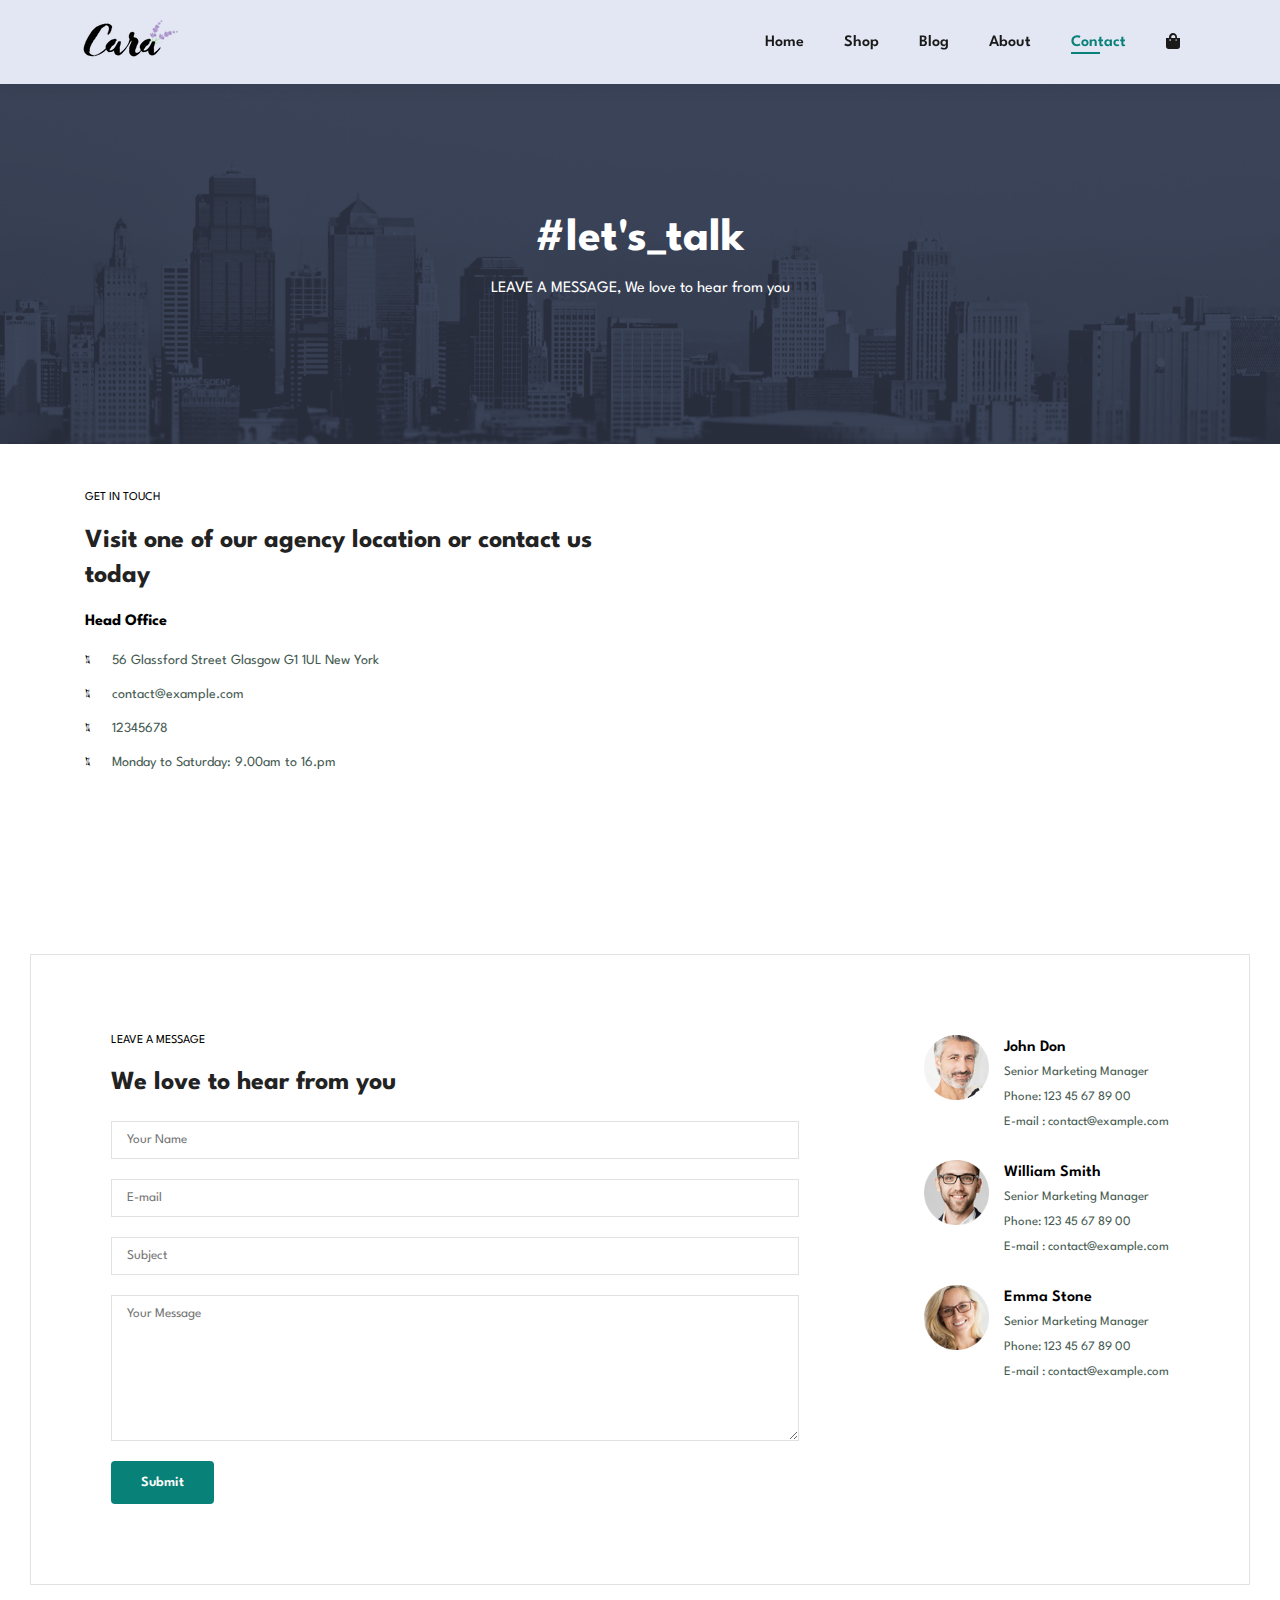
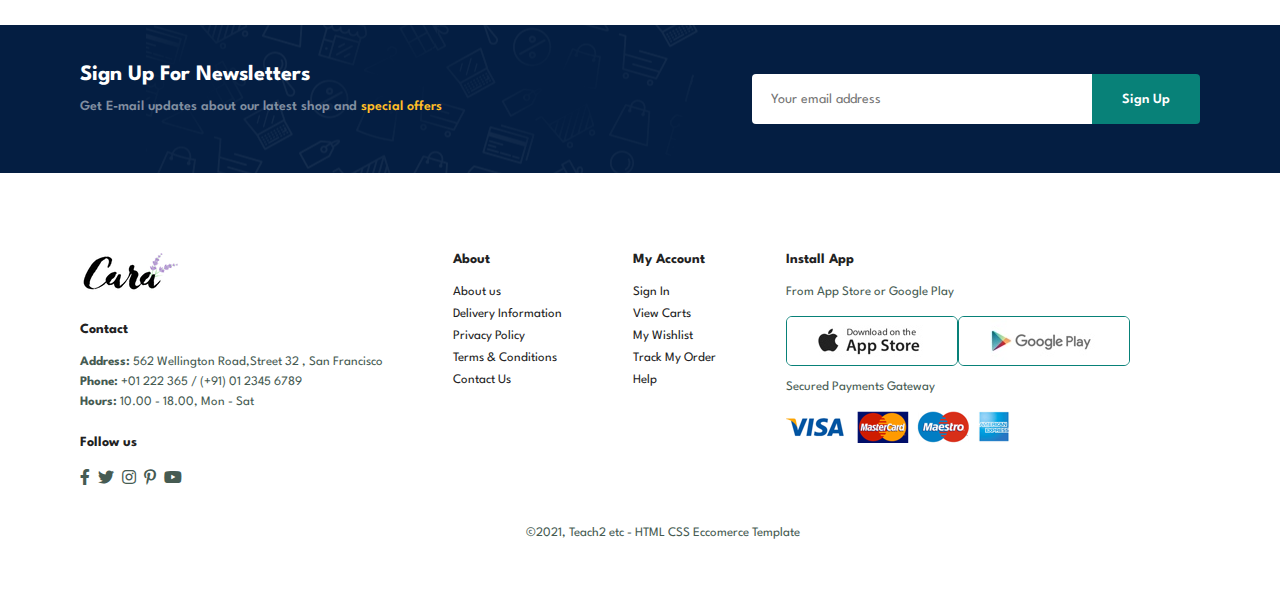
<file: contact.html>
<!DOCTYPE html>
<html lang="en">

<head>
    <meta charset="UTF-8">
    <meta http-equiv="X-UA-Compatible" content="IE=edge">
    <meta name="viewport" content="width=device-width, initial-scale=1.0">
    <title>website</title>
    <link
        href="https://fonts.googleapis.com/css2?family=Montserrat:wght@500;600;700;900&family=Spartan:wght@100;200;300;400;500;600;700;800;900&family=Ubuntu&display=swap"
        rel="stylesheet">
    <link rel="stylesheet" href="https://pro.fontawesome.com/releases/v5.10.0/css/all.css" />
    <link rel="stylesheet" href="style.css">
</head>

<body>

    <!-- first we have to create a navbar  -->
    <section id="header">
        <!-- create an anchor tag to insert logo -->
        <a href="#"><img src="img/logo.png" class="logo" alt=""></a>
        <!-- now we want to create nav links -->
        <div>
            <ul id="navbar" >
                <!-- i want our home page to be highlighted thats why it should have active class -->
                <li><a  href="index.html">Home</a></li>
                <!-- on shop page i dont need the active class on index i want it on shop -->
                <li><a  href="shop.html">Shop</a></li>
                <li><a  href="blog.html">Blog</a></li>
                <li><a  href="about.html">About</a></li>
                <li><a class="active" href="contact.html">Contact</a></li>
                <li id="lg-bag"><a href="cart.html"><i class="fas fa-shopping-bag"></i></a></li>
                <a href="#" id="close"><i class="far fa-times"></i></a>
            </ul>
        </div>
        <div id="mobile">

            <a href="cart.html"><i class="fas fa-shopping-bag"></i></a>
                <i id="bar" class="fas fa-outdent"></i>
            
           
            <!-- we dont want bullet point so simply remove li -->
        </div>

    </section>

    <!-- nav bar section is done  -->

    <section id="page-header" class="about-header">
        <!-- now we have to do section where girl photo -->
       
       <h2>#let's_talk</h2>
       
        <p>LEAVE A MESSAGE, We love to hear from you</p>
        

    </section>

    <section id="contact-details " class="section-p1 row">
        <!-- two div tags containing each map and details -->
        <div class="details column">
            <span>GET IN TOUCH</span>
            <h2>Visit one of our agency location or contact us today</h2>
            <h3>Head Office</h3>
            <div>
                <li>
                    <i class="fal fa-map"></i>
                    <p>56 Glassford Street Glasgow G1 1UL New York</p>
                </li>
                <li>
                    <i class="fal fa-envelope"></i>
                    <p>contact@example.com</p>
                </li>
                <li>
                    <i class="fal fa-phone-alt"></i>
                    <p>12345678</p>
                </li>
                <li>
                    <i class="fal fa-clock"></i>
                    <p>Monday to  Saturday: 9.00am to 16.pm</p>
                </li>
            </div>
        </div> 
        <div class="map column" >
            <iframe src="https://www.google.com/maps/embed?pb=!1m18!1m12!1m3!1d2469.8089841344945!2d-1.2565554847204847!3d51.754816379676534!2m3!1f0!2f0!3f0!3m2!1i1024!2i768!4f13.1!3m3!1m2!1s0x4876c6a9ef8c485b%3A0xd2ff1883a001afed!2sUniversity%20of%20Oxford!5e0!3m2!1sen!2sin!4v1643391302820!5m2!1sen!2sin" width="500" height="550" style="border:0;" allowfullscreen="" loading="lazy"></iframe>
        </div>
    </section>
   
  <section id="form-details">
      <form action="">
          <span>LEAVE A MESSAGE</span>
          <h2>We love to hear from you</h2>
          <input type="text" placeholder="Your Name">
          <input type="text" placeholder="E-mail">
          <input type="text" placeholder="Subject">
          <textarea name="" id="" cols="30" rows="10" placeholder="Your Message"></textarea>
          <button class="normal">Submit</button>
      </form>
      <div class="people">
          <div>
              <img src="img/people/1.png" alt="">
              <p><span>John Don</span>Senior Marketing Manager <br>Phone: 123 45 67 89 00 <br>E-mail : contact@example.com</p>
          </div>
          <div>
              <img src="img/people/2.png" alt="">
              <p><span>William Smith</span>Senior Marketing Manager <br>Phone: 123 45 67 89 00 <br>E-mail : contact@example.com</p>
          </div>
          <div>
              <img src="img/people/3.png" alt="">
              <p><span>Emma Stone</span>Senior Marketing Manager <br>Phone: 123 45 67 89 00 <br>E-mail : contact@example.com</p>
          </div>
      </div>
  </section>



    <section id="newsletter"  class="section-p1 section-m1">
        <!-- create two div tags one for text other for signup taki side by side aa sake -->
        <div class="newstext">
            <h4>
                Sign Up For Newsletters
            </h4>
            <p>Get E-mail updates about our latest shop and <span> special offers</span> </p>
        </div>
        <div class="form">
            <input type="text" placeholder="Your email address">
            <button class="normal">Sign Up</button>
        </div>
    </section>
 
<footer class="section-p1 section-m1">
    <!-- 4 diffrent columns -->
    <div class="col">
        <img class="logo" src="img/logo.png" alt="">
        <h4>Contact</h4>
        <p><strong>Address:</strong>  562 Wellington Road,Street 32 , San Francisco </p>
        <p><strong>Phone:</strong> +01 222 365 / (+91) 01 2345 6789 </p>
        <p><strong>Hours:</strong>  10.00 - 18.00, Mon - Sat </p>
        <div class="follow">
            <h4>Follow us</h4>
            <div class="icon"> 
                <i class="fab fa-facebook-f"></i>
                <i class="fab fa-twitter"></i>
                <i class="fab fa-instagram"></i>
                <i class="fab fa-pinterest-p"></i>
                <i class="fab fa-youtube"></i>
            </div>
             <!-- i also want to make click on icon take to the site page -->
           
        </div>
       
    </div>
    

    <!-- second column -->
    <div class="col">
        <h4>About</h4>
        <a href="#">About us</a>
        <!-- use a tag because these a tag are the links -->
        <a href="#">Delivery Information</a>
        <a href="#">Privacy Policy</a>
        <a href="#">Terms & Conditions</a>
        <a href="#">Contact Us</a>
    </div>
    <!-- third column -->
    <div class="col">
        <h4>My Account</h4>
        <a href="#">Sign In</a>
        <!-- use a tag because these a tag are the links -->
        <a href="#">View Carts</a>
        <a href="#">My Wishlist</a>
        <a href="#">Track My Order</a>
        <a href="#">Help</a>
    </div>
    <div class="col install">
        <h4>Install App</h4>
        <p>From App Store or Google Play</p>
        <div class="row">
            <!-- in this row div i will be adding two buttons in a row -->
            <img src="img/pay/app.jpg" alt="">
            <img src="img/pay/play.jpg" alt="">
        </div>
        <p>Secured Payments Gateway</p>
        <img src="img/pay/pay.png" alt="">
        <!-- in these three images may be you can try to create a button  -->
    </div>
   <div>
        <p class="copyright"><span>&#169;</span>2021, Teach2 etc - HTML CSS Eccomerce Template</p>
    </div>
    
<script src="index.js"></script>
  
</footer>

   
</body>

</html>
</file>
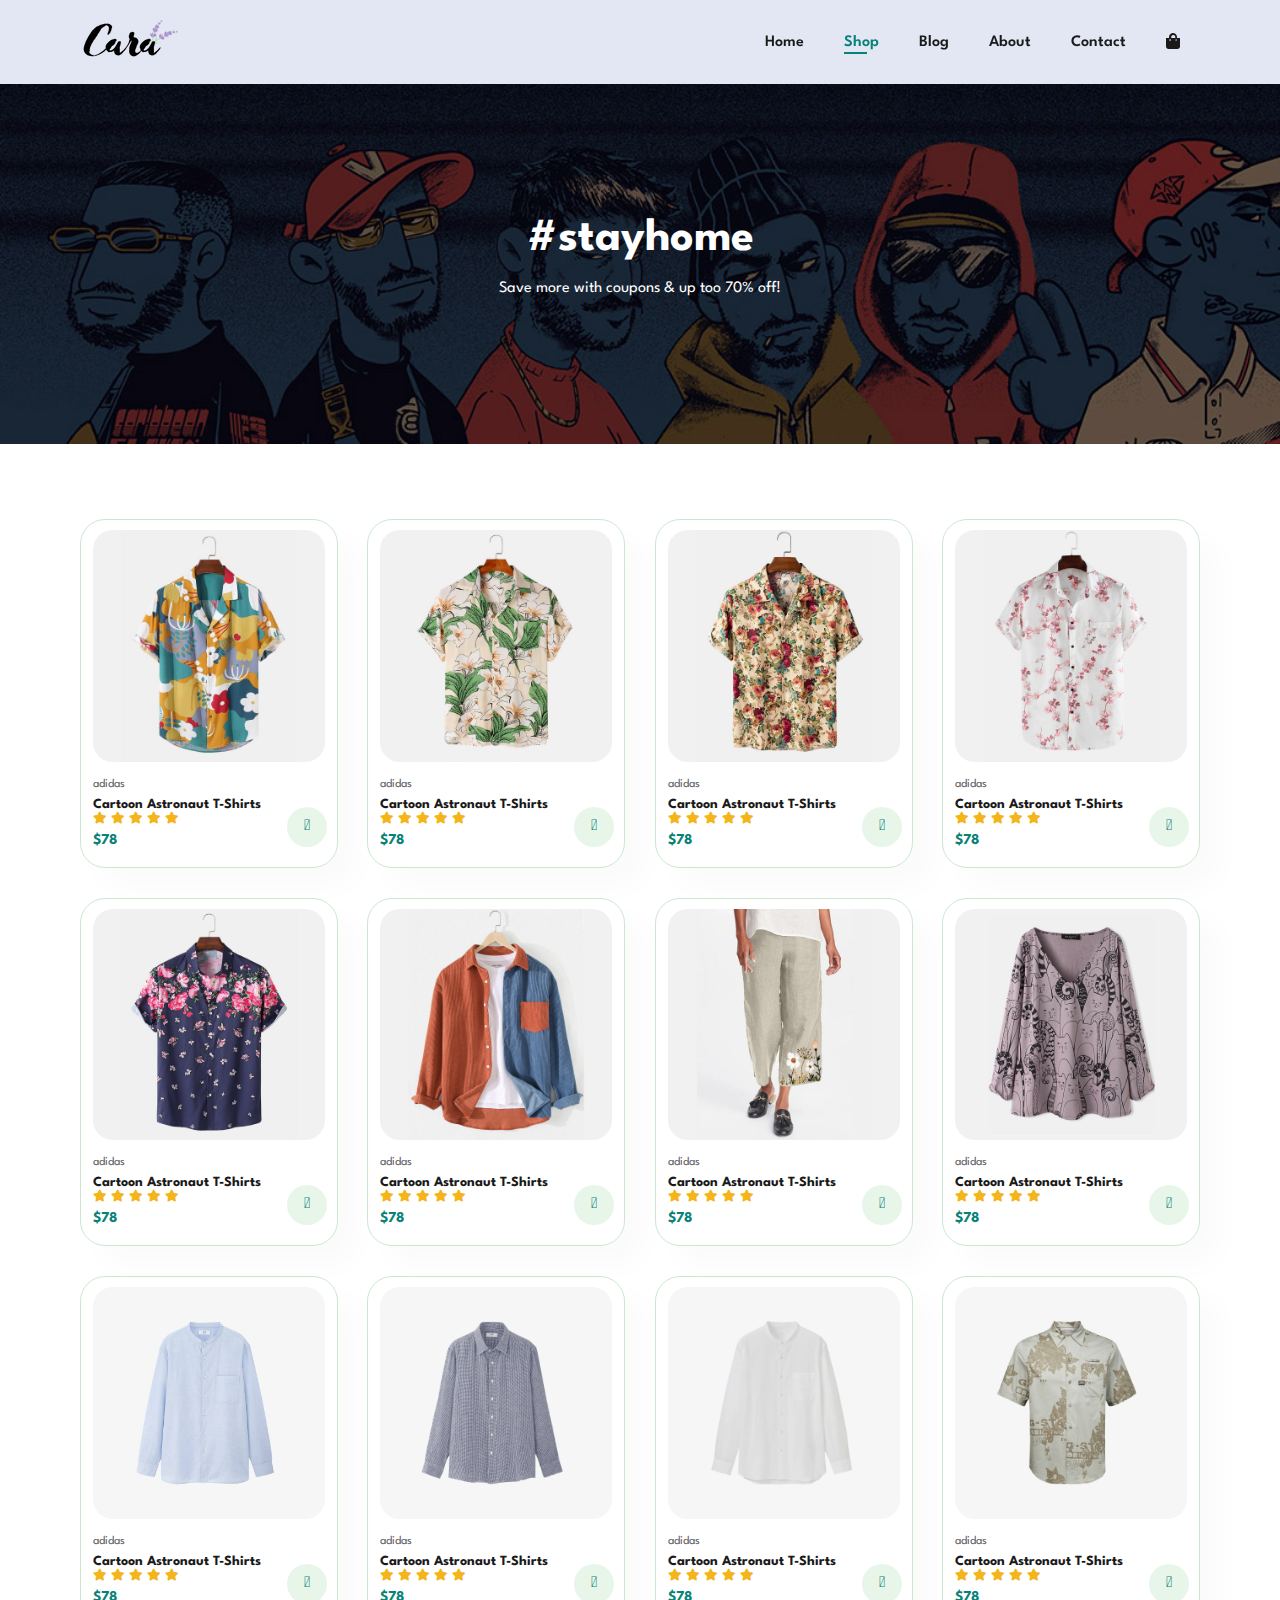
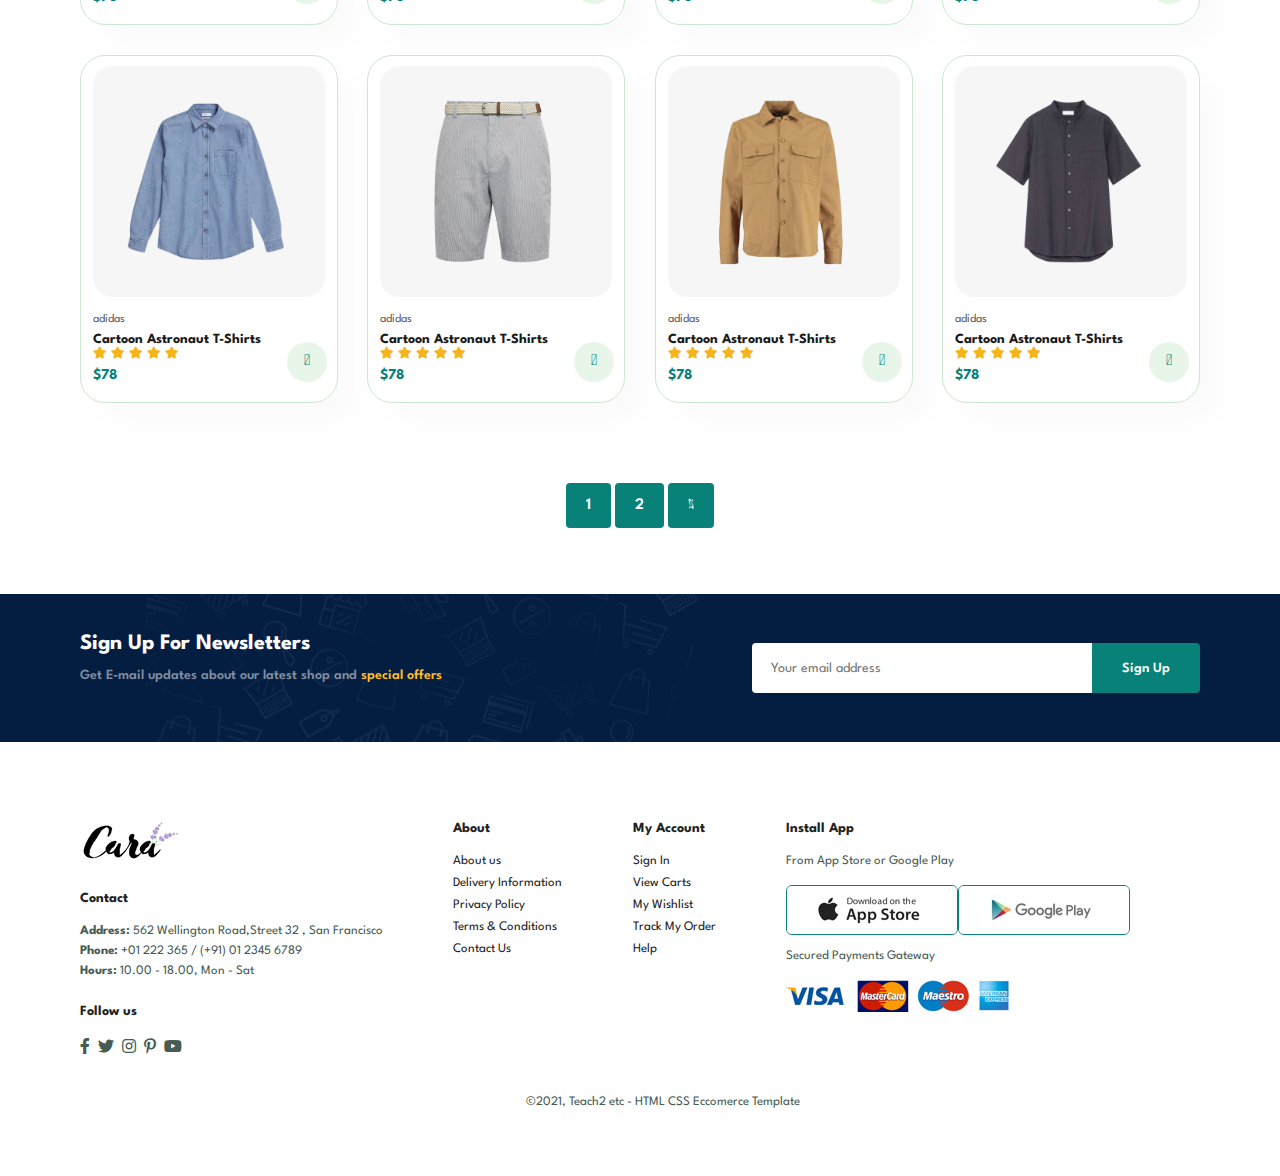
<file: shop.html>
<!DOCTYPE html>
<html lang="en">

<head>
    <meta charset="UTF-8">
    <meta http-equiv="X-UA-Compatible" content="IE=edge">
    <meta name="viewport" content="width=device-width, initial-scale=1.0">
    <title>website</title>
    <link
        href="https://fonts.googleapis.com/css2?family=Montserrat:wght@500;600;700;900&family=Spartan:wght@100;200;300;400;500;600;700;800;900&family=Ubuntu&display=swap"
        rel="stylesheet">
    <link rel="stylesheet" href="https://pro.fontawesome.com/releases/v5.10.0/css/all.css" />
    <link rel="stylesheet" href="style.css">
</head>

<body>

    <!-- first we have to create a navbar  -->
    <section id="header">
        <!-- create an anchor tag to insert logo -->
        <a href="#"><img src="img/logo.png" class="logo" alt=""></a>
        <!-- now we want to create nav links -->
        <div>
            <ul id="navbar" >
                <!-- i want our home page to be highlighted thats why it should have active class -->
                <li><a  href="index.html">Home</a></li>
                <!-- on shop page i dont need the active class on index i want it on shop -->
                <li><a class="active" href="shop.html">Shop</a></li>
                <li><a href="blog.html">Blog</a></li>
                <li><a href="about.html">About</a></li>
                <li><a href="contact.html">Contact</a></li>
                <li id="lg-bag"><a href="cart.html"><i class="fas fa-shopping-bag"></i></a></li>
                <a href="#" id="close"><i class="far fa-times"></i></a>
            </ul>
        </div>
        <div id="mobile">

            <a href="cart.html"><i class="fas fa-shopping-bag"></i></a>
                <i id="bar" class="fas fa-outdent"></i>
            
           
            <!-- we dont want bullet point so simply remove li -->
        </div>

    </section>

    <!-- nav bar section is done  -->

    <section id="page-header">
        <!-- now we have to do section where girl photo -->
       
        <h2>#stayhome</h2>
       
        <p>Save more with coupons & up too 70% off!</p>
        

    </section>

   
<section id="product1" class="section-p1">
    <!-- i want to add some padding as in features section so i will add same class of section-p1 -->
    
    <div class="pro-container">
        <!-- in this all products will be contained -->
        <div class="pro"  onclick="window.location.href='sproduct.html'">
            <!-- first product -->
            <!-- first we have our image -->
            <img src="img/products/f1.jpg" alt="">
            <div class="des">
                <!-- another div tag for description -->
                <span>adidas</span>
                <h5>Cartoon Astronaut T-Shirts</h5>
                <div class="star">
                    <!-- now i tag for adding star -->
                    <i class="fas fa-star"></i>
                    <i class="fas fa-star"></i>
                    <i class="fas fa-star"></i>
                    <i class="fas fa-star"></i>
                    <i class="fas fa-star"></i>
                    
                    <!-- i want to add some size to image and also want to make our text center -->
                </div>
                <h4>$78</h4>
            </div>
            <!-- after our description we want to add a shop cart -->
            <a href="#"><i class="fal fa-shopping-cart cart"></i></a>
        </div>
        <!-- just style one card nicely and then copy in others  -->
        <div class="pro">
            <!-- first product -->
            <!-- first we have our image -->
            <img src="img/products/f2.jpg" alt="">
            <div class="des">
                <!-- another div tag for description -->
                <span>adidas</span>
                <h5>Cartoon Astronaut T-Shirts</h5>
                <div class="star">
                    <!-- now i tag for adding star -->
                    <i class="fas fa-star"></i>
                    <i class="fas fa-star"></i>
                    <i class="fas fa-star"></i>
                    <i class="fas fa-star"></i>
                    <i class="fas fa-star"></i>
                    
                    <!-- i want to add some size to image and also want to make our text center -->
                </div>
                <h4>$78</h4>
            </div>
            <!-- after our description we want to add a shop cart -->
            <a href="#"><i class="fal fa-shopping-cart cart"></i></a>
        </div>
        <div class="pro">
            <!-- first product -->
            <!-- first we have our image -->
            <img src="img/products/f3.jpg" alt="">
            <div class="des">
                <!-- another div tag for description -->
                <span>adidas</span>
                <h5>Cartoon Astronaut T-Shirts</h5>
                <div class="star">
                    <!-- now i tag for adding star -->
                    <i class="fas fa-star"></i>
                    <i class="fas fa-star"></i>
                    <i class="fas fa-star"></i>
                    <i class="fas fa-star"></i>
                    <i class="fas fa-star"></i>
                    
                    <!-- i want to add some size to image and also want to make our text center -->
                </div>
                <h4>$78</h4>
            </div>
            <!-- after our description we want to add a shop cart -->
            <a href="#"><i class="fal fa-shopping-cart cart"></i></a>
        </div>
        <div class="pro">
            <!-- first product -->
            <!-- first we have our image -->
            <img src="img/products/f4.jpg" alt="">
            <div class="des">
                <!-- another div tag for description -->
                <span>adidas</span>
                <h5>Cartoon Astronaut T-Shirts</h5>
                <div class="star">
                    <!-- now i tag for adding star -->
                    <i class="fas fa-star"></i>
                    <i class="fas fa-star"></i>
                    <i class="fas fa-star"></i>
                    <i class="fas fa-star"></i>
                    <i class="fas fa-star"></i>
                    
                    <!-- i want to add some size to image and also want to make our text center -->
                </div>
                <h4>$78</h4>
            </div>
            <!-- after our description we want to add a shop cart -->
            <a href="#"><i class="fal fa-shopping-cart cart"></i></a>
        </div>
        <div class="pro">
            <!-- first product -->
            <!-- first we have our image -->
            <img src="img/products/f5.jpg" alt="">
            <div class="des">
                <!-- another div tag for description -->
                <span>adidas</span>
                <h5>Cartoon Astronaut T-Shirts</h5>
                <div class="star">
                    <!-- now i tag for adding star -->
                    <i class="fas fa-star"></i>
                    <i class="fas fa-star"></i>
                    <i class="fas fa-star"></i>
                    <i class="fas fa-star"></i>
                    <i class="fas fa-star"></i>
                    
                    <!-- i want to add some size to image and also want to make our text center -->
                </div>
                <h4>$78</h4>
            </div>
            <!-- after our description we want to add a shop cart -->
            <a href="#"><i class="fal fa-shopping-cart cart"></i></a>
        </div>
        <div class="pro">
            <!-- first product -->
            <!-- first we have our image -->
            <img src="img/products/f6.jpg" alt="">
            <div class="des">
                <!-- another div tag for description -->
                <span>adidas</span>
                <h5>Cartoon Astronaut T-Shirts</h5>
                <div class="star">
                    <!-- now i tag for adding star -->
                    <i class="fas fa-star"></i>
                    <i class="fas fa-star"></i>
                    <i class="fas fa-star"></i>
                    <i class="fas fa-star"></i>
                    <i class="fas fa-star"></i>
                    
                    <!-- i want to add some size to image and also want to make our text center -->
                </div>
                <h4>$78</h4>
            </div>
            <!-- after our description we want to add a shop cart -->
            <a href="#"><i class="fal fa-shopping-cart cart"></i></a>
        </div>
        <div class="pro">
            <!-- first product -->
            <!-- first we have our image -->
            <img src="img/products/f7.jpg" alt="">
            <div class="des">
                <!-- another div tag for description -->
                <span>adidas</span>
                <h5>Cartoon Astronaut T-Shirts</h5>
                <div class="star">
                    <!-- now i tag for adding star -->
                    <i class="fas fa-star"></i>
                    <i class="fas fa-star"></i>
                    <i class="fas fa-star"></i>
                    <i class="fas fa-star"></i>
                    <i class="fas fa-star"></i>
                    
                    <!-- i want to add some size to image and also want to make our text center -->
                </div>
                <h4>$78</h4>
            </div>
            <!-- after our description we want to add a shop cart -->
            <a href="#"><i class="fal fa-shopping-cart cart"></i></a>
        </div>
        <div class="pro">
            <!-- first product -->
            <!-- first we have our image -->
            <img src="img/products/f8.jpg" alt="">
            <div class="des">
                <!-- another div tag for description -->
                <span>adidas</span>
                <h5>Cartoon Astronaut T-Shirts</h5>
                <div class="star">
                    <!-- now i tag for adding star -->
                    <i class="fas fa-star"></i>
                    <i class="fas fa-star"></i>
                    <i class="fas fa-star"></i>
                    <i class="fas fa-star"></i>
                    <i class="fas fa-star"></i>
                    
                    <!-- i want to add some size to image and also want to make our text center -->
                </div>
                <h4>$78</h4>
            </div>
            <!-- after our description we want to add a shop cart -->
            <a href="#"><i class="fal fa-shopping-cart cart"></i></a>
        </div>
 



<!-- now we have already made product 1 section just copy it make the changes -->

    <!-- i want to add some padding as in features section so i will add same class of section-p1 -->
   
        <!-- in this all products will be contained -->
        <div class="pro">
            <!-- first product -->
            <!-- first we have our image -->
            <img src="img/products/n1.jpg" alt="">
            <div class="des">
                <!-- another div tag for description -->
                <span>adidas</span>
                <h5>Cartoon Astronaut T-Shirts</h5>
                <div class="star">
                    <!-- now i tag for adding star -->
                    <i class="fas fa-star"></i>
                    <i class="fas fa-star"></i>
                    <i class="fas fa-star"></i>
                    <i class="fas fa-star"></i>
                    <i class="fas fa-star"></i>
                    
                    <!-- i want to add some size to image and also want to make our text center -->
                </div>
                <h4>$78</h4>
            </div>
            <!-- after our description we want to add a shop cart -->
            <a href="#"><i class="fal fa-shopping-cart cart"></i></a>
        </div>
        <!-- just style one card nicely and then copy in others  -->
        <div class="pro">
            <!-- first product -->
            <!-- first we have our image -->
            <img src="img/products/n2.jpg" alt="">
            <div class="des">
                <!-- another div tag for description -->
                <span>adidas</span>
                <h5>Cartoon Astronaut T-Shirts</h5>
                <div class="star">
                    <!-- now i tag for adding star -->
                    <i class="fas fa-star"></i>
                    <i class="fas fa-star"></i>
                    <i class="fas fa-star"></i>
                    <i class="fas fa-star"></i>
                    <i class="fas fa-star"></i>
                    
                    <!-- i want to add some size to image and also want to make our text center -->
                </div>
                <h4>$78</h4>
            </div>
            <!-- after our description we want to add a shop cart -->
            <a href="#"><i class="fal fa-shopping-cart cart"></i></a>
        </div>
        <div class="pro">
            <!-- first product -->
            <!-- first we have our image -->
            <img src="img/products/n3.jpg" alt="">
            <div class="des">
                <!-- another div tag for description -->
                <span>adidas</span>
                <h5>Cartoon Astronaut T-Shirts</h5>
                <div class="star">
                    <!-- now i tag for adding star -->
                    <i class="fas fa-star"></i>
                    <i class="fas fa-star"></i>
                    <i class="fas fa-star"></i>
                    <i class="fas fa-star"></i>
                    <i class="fas fa-star"></i>
                    
                    <!-- i want to add some size to image and also want to make our text center -->
                </div>
                <h4>$78</h4>
            </div>
            <!-- after our description we want to add a shop cart -->
            <a href="#"><i class="fal fa-shopping-cart cart"></i></a>
        </div>
        <div class="pro">
            <!-- first product -->
            <!-- first we have our image -->
            <img src="img/products/n4.jpg" alt="">
            <div class="des">
                <!-- another div tag for description -->
                <span>adidas</span>
                <h5>Cartoon Astronaut T-Shirts</h5>
                <div class="star">
                    <!-- now i tag for adding star -->
                    <i class="fas fa-star"></i>
                    <i class="fas fa-star"></i>
                    <i class="fas fa-star"></i>
                    <i class="fas fa-star"></i>
                    <i class="fas fa-star"></i>
                    
                    <!-- i want to add some size to image and also want to make our text center -->
                </div>
                <h4>$78</h4>
            </div>
            <!-- after our description we want to add a shop cart -->
            <a href="#"><i class="fal fa-shopping-cart cart"></i></a>
        </div>
        <div class="pro">
            <!-- first product -->
            <!-- first we have our image -->
            <img src="img/products/n5.jpg" alt="">
            <div class="des">
                <!-- another div tag for description -->
                <span>adidas</span>
                <h5>Cartoon Astronaut T-Shirts</h5>
                <div class="star">
                    <!-- now i tag for adding star -->
                    <i class="fas fa-star"></i>
                    <i class="fas fa-star"></i>
                    <i class="fas fa-star"></i>
                    <i class="fas fa-star"></i>
                    <i class="fas fa-star"></i>
                    
                    <!-- i want to add some size to image and also want to make our text center -->
                </div>
                <h4>$78</h4>
            </div>
            <!-- after our description we want to add a shop cart -->
            <a href="#"><i class="fal fa-shopping-cart cart"></i></a>
        </div>
        <div class="pro">
            <!-- first product -->
            <!-- first we have our image -->
            <img src="img/products/n6.jpg" alt="">
            <div class="des">
                <!-- another div tag for description -->
                <span>adidas</span>
                <h5>Cartoon Astronaut T-Shirts</h5>
                <div class="star">
                    <!-- now i tag for adding star -->
                    <i class="fas fa-star"></i>
                    <i class="fas fa-star"></i>
                    <i class="fas fa-star"></i>
                    <i class="fas fa-star"></i>
                    <i class="fas fa-star"></i>
                    
                    <!-- i want to add some size to image and also want to make our text center -->
                </div>
                <h4>$78</h4>
            </div>
            <!-- after our description we want to add a shop cart -->
            <a href="#"><i class="fal fa-shopping-cart cart"></i></a>
        </div>
        <div class="pro">
            <!-- first product -->
            <!-- first we have our image -->
            <img src="img/products/n7.jpg" alt="">
            <div class="des">
                <!-- another div tag for description -->
                <span>adidas</span>
                <h5>Cartoon Astronaut T-Shirts</h5>
                <div class="star">
                    <!-- now i tag for adding star -->
                    <i class="fas fa-star"></i>
                    <i class="fas fa-star"></i>
                    <i class="fas fa-star"></i>
                    <i class="fas fa-star"></i>
                    <i class="fas fa-star"></i>
                    
                    <!-- i want to add some size to image and also want to make our text center -->
                </div>
                <h4>$78</h4>
            </div>
            <!-- after our description we want to add a shop cart -->
            <a href="#"><i class="fal fa-shopping-cart cart"></i></a>
        </div>
        <div class="pro">
            <!-- first product -->
            <!-- first we have our image -->
            <img src="img/products/n8.jpg" alt="">
            <div class="des">
                <!-- another div tag for description -->
                <span>adidas</span>
                <h5>Cartoon Astronaut T-Shirts</h5>
                <div class="star">
                    <!-- now i tag for adding star -->
                    <i class="fas fa-star"></i>
                    <i class="fas fa-star"></i>
                    <i class="fas fa-star"></i>
                    <i class="fas fa-star"></i>
                    <i class="fas fa-star"></i>
                    
                    <!-- i want to add some size to image and also want to make our text center -->
                </div>
                <h4>$78</h4>
            </div>
            <!-- after our description we want to add a shop cart -->
            <a href="#"><i class="fal fa-shopping-cart cart"></i></a>
        </div>
    </div>
</section>
<!-- now we have to create some more banners -->



<!-- new section create -->
<section id="pagination" class="section-p1">
    <a href="#">1</a>
    <a href="#">2</a>
    <a href="#"><i class="fal fa-long-arrow-alt-right"></i></a>

</section>


<section id="newsletter"  class="section-p1 section-m1">
    <!-- create two div tags one for text other for signup taki side by side aa sake -->
    <div class="newstext">
        <h4>
            Sign Up For Newsletters
        </h4>
        <p>Get E-mail updates about our latest shop and <span> special offers</span> </p>
    </div>
    <div class="form">
        <input type="text" placeholder="Your email address">
        <button class="normal">Sign Up</button>
    </div>
</section>

<footer class="section-p1 section-m1">
    <!-- 4 diffrent columns -->
    <div class="col">
        <img class="logo" src="img/logo.png" alt="">
        <h4>Contact</h4>
        <p><strong>Address:</strong>  562 Wellington Road,Street 32 , San Francisco </p>
        <p><strong>Phone:</strong> +01 222 365 / (+91) 01 2345 6789 </p>
        <p><strong>Hours:</strong>  10.00 - 18.00, Mon - Sat </p>
        <div class="follow">
            <h4>Follow us</h4>
            <div class="icon"> 
                <i class="fab fa-facebook-f"></i>
                <i class="fab fa-twitter"></i>
                <i class="fab fa-instagram"></i>
                <i class="fab fa-pinterest-p"></i>
                <i class="fab fa-youtube"></i>
            </div>
             <!-- i also want to make click on icon take to the site page -->
           
        </div>
       
    </div>
    

    <!-- second column -->
    <div class="col">
        <h4>About</h4>
        <a href="#">About us</a>
        <!-- use a tag because these a tag are the links -->
        <a href="#">Delivery Information</a>
        <a href="#">Privacy Policy</a>
        <a href="#">Terms & Conditions</a>
        <a href="#">Contact Us</a>
    </div>
    <!-- third column -->
    <div class="col">
        <h4>My Account</h4>
        <a href="#">Sign In</a>
        <!-- use a tag because these a tag are the links -->
        <a href="#">View Carts</a>
        <a href="#">My Wishlist</a>
        <a href="#">Track My Order</a>
        <a href="#">Help</a>
    </div>
    <div class="col install">
        <h4>Install App</h4>
        <p>From App Store or Google Play</p>
        <div class="row">
            <!-- in this row div i will be adding two buttons in a row -->
            <img src="img/pay/app.jpg" alt="">
            <img src="img/pay/play.jpg" alt="">
        </div>
        <p>Secured Payments Gateway</p>
        <img src="img/pay/pay.png" alt="">
        <!-- in these three images may be you can try to create a button  -->
    </div>
   <div>
        <p class="copyright"><span>&#169;</span>2021, Teach2 etc - HTML CSS Eccomerce Template</p>
    </div>
    
<script src="index.js"></script>
  
</footer>

   
</body>

</html>
</file>
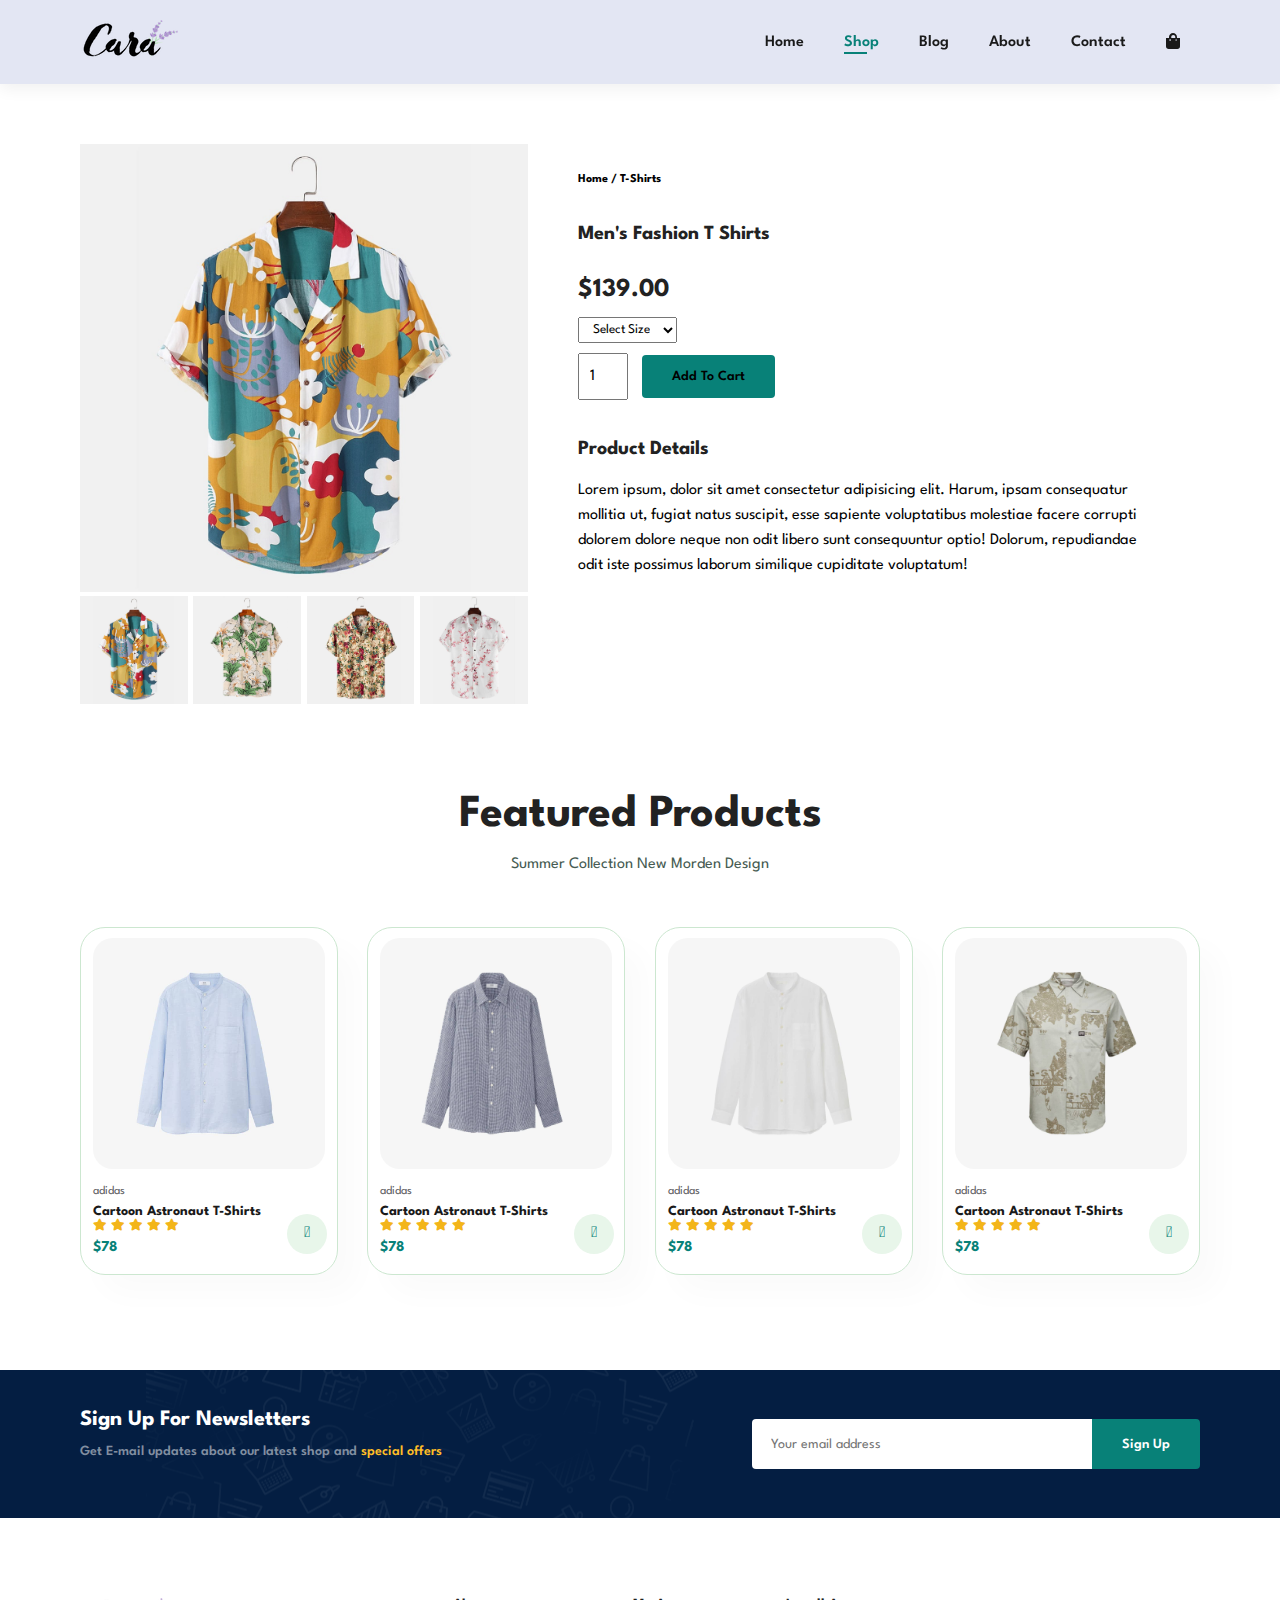
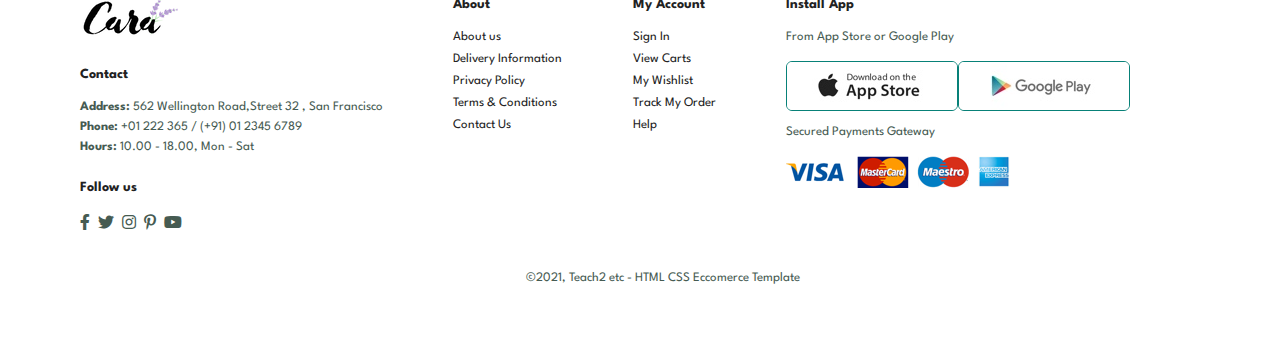
<file: sproduct.html>
<!DOCTYPE html>
<html lang="en">

<head>
    <meta charset="UTF-8">
    <meta http-equiv="X-UA-Compatible" content="IE=edge">
    <meta name="viewport" content="width=device-width, initial-scale=1.0">
    <title>website</title>
    <link
        href="https://fonts.googleapis.com/css2?family=Montserrat:wght@500;600;700;900&family=Spartan:wght@100;200;300;400;500;600;700;800;900&family=Ubuntu&display=swap"
        rel="stylesheet">
    <link rel="stylesheet" href="https://pro.fontawesome.com/releases/v5.10.0/css/all.css" />
    <link rel="stylesheet" href="style.css">
</head>

<body>

    <!-- first we have to create a navbar  -->
    <section id="header" >
        <!-- create an anchor tag to insert logo -->
        <a href="#"><img src="img/logo.png" class="logo" alt=""></a>
        <!-- now we want to create nav links -->
        <div>
            <ul id="navbar" >
                <!-- i want our home page to be highlighted thats why it should have active class -->
                <li><a  href="index.html">Home</a></li>
                <!-- on shop page i dont need the active class on index i want it on shop -->
                <li><a class="active" href="shop.html">Shop</a></li>
                <li><a href="blog.html">Blog</a></li>
                <li><a href="about.html">About</a></li>
                <li><a href="contact.html">Contact</a></li>
                <li id="lg-bag"><a href="cart.html"><i class="fas fa-shopping-bag"></i></a></li>
                <a href="#" id="close"><i class="far fa-times"></i></a>
            </ul>
        </div>
        <div id="mobile">

            <a href="cart.html"><i class="fas fa-shopping-bag"></i></a>
                <i id="bar" class="fas fa-outdent"></i>
            
           
            <!-- we dont want bullet point so simply remove li -->
        </div>

    </section>

    <!-- nav bar section is done  -->
    <section id="prodetails" class="section-p1" >
        <!-- two diff section ha ek left m image right  details -->
        <div class="single-pro-image">
            <img src="img/products/f1.jpg" width="100%" id="MainImg" alt="">
            <!-- now create div inside this div for small images -->
            <div class="small-img-group">
                <div class="small-img-col">
                    <img src="img/products/f1.jpg" width="100%" class="small-img" alt="">
                </div>
                <div class="small-img-col">
                    <img src="img/products/f2.jpg" width="100%" class="small-img" alt="">
                </div>
                <div class="small-img-col">
                    <img src="img/products/f3.jpg" width="100%" class="small-img" alt="">
                </div>
                <div class="small-img-col">
                    <img src="img/products/f4.jpg" width="100%" class="small-img" alt="">
                </div>
            </div>
        </div>

        <div class="single-pro-details">
            <h6>Home / T-Shirts</h6>
            <h4>Men's Fashion T Shirts</h4>
            <h2>$139.00</h2>
            <!-- select size <section> -->
                 <select >
                     <option >Select Size</option>
                    
                     <option >XL</option>
                     <option >XXL</option>
                     <option >Small</option>
                     <option >Large</option>
                 </select>
                 <input type="number" value="1">
                 <button class="normal">Add To Cart</button>
                 <h4>Product Details</h4>
                 <span>Lorem ipsum, dolor sit amet consectetur adipisicing elit. Harum, ipsam consequatur mollitia ut, fugiat natus suscipit, esse sapiente voluptatibus molestiae facere corrupti dolorem dolore neque non odit libero sunt consequuntur optio! Dolorum, repudiandae odit iste possimus laborum similique cupiditate voluptatum!</span>

        </div>

    </section>


    <section id="product1" class="section-p1">
        <!-- i want to add some padding as in features section so i will add same class of section-p1 -->
        <h2>Featured Products</h2>
        <p>Summer Collection New Morden Design</p>
        <div class="pro-container">
            <!-- in this all products will be contained -->
            <div class="pro">
                <!-- first product -->
                <!-- first we have our image -->
                <img src="img/products/n1.jpg" alt="">
                <div class="des">
                    <!-- another div tag for description -->
                    <span>adidas</span>
                    <h5>Cartoon Astronaut T-Shirts</h5>
                    <div class="star">
                        <!-- now i tag for adding star -->
                        <i class="fas fa-star"></i>
                        <i class="fas fa-star"></i>
                        <i class="fas fa-star"></i>
                        <i class="fas fa-star"></i>
                        <i class="fas fa-star"></i>
                        
                        <!-- i want to add some size to image and also want to make our text center -->
                    </div>
                    <h4>$78</h4>
                </div>
                <!-- after our description we want to add a shop cart -->
                <a href="#"><i class="fal fa-shopping-cart cart"></i></a>
            </div>
            <!-- just style one card nicely and then copy in others  -->
            <div class="pro">
                <!-- first product -->
                <!-- first we have our image -->
                <img src="img/products/n2.jpg" alt="">
                <div class="des">
                    <!-- another div tag for description -->
                    <span>adidas</span>
                    <h5>Cartoon Astronaut T-Shirts</h5>
                    <div class="star">
                        <!-- now i tag for adding star -->
                        <i class="fas fa-star"></i>
                        <i class="fas fa-star"></i>
                        <i class="fas fa-star"></i>
                        <i class="fas fa-star"></i>
                        <i class="fas fa-star"></i>
                        
                        <!-- i want to add some size to image and also want to make our text center -->
                    </div>
                    <h4>$78</h4>
                </div>
                <!-- after our description we want to add a shop cart -->
                <a href="#"><i class="fal fa-shopping-cart cart"></i></a>
            </div>
            <div class="pro">
                <!-- first product -->
                <!-- first we have our image -->
                <img src="img/products/n3.jpg" alt="">
                <div class="des">
                    <!-- another div tag for description -->
                    <span>adidas</span>
                    <h5>Cartoon Astronaut T-Shirts</h5>
                    <div class="star">
                        <!-- now i tag for adding star -->
                        <i class="fas fa-star"></i>
                        <i class="fas fa-star"></i>
                        <i class="fas fa-star"></i>
                        <i class="fas fa-star"></i>
                        <i class="fas fa-star"></i>
                        
                        <!-- i want to add some size to image and also want to make our text center -->
                    </div>
                    <h4>$78</h4>
                </div>
                <!-- after our description we want to add a shop cart -->
                <a href="#"><i class="fal fa-shopping-cart cart"></i></a>
            </div>
            <div class="pro">
                <!-- first product -->
                <!-- first we have our image -->
                <img src="img/products/n4.jpg" alt="">
                <div class="des">
                    <!-- another div tag for description -->
                    <span>adidas</span>
                    <h5>Cartoon Astronaut T-Shirts</h5>
                    <div class="star">
                        <!-- now i tag for adding star -->
                        <i class="fas fa-star"></i>
                        <i class="fas fa-star"></i>
                        <i class="fas fa-star"></i>
                        <i class="fas fa-star"></i>
                        <i class="fas fa-star"></i>
                        
                        <!-- i want to add some size to image and also want to make our text center -->
                    </div>
                    <h4>$78</h4>
                </div>
                <!-- after our description we want to add a shop cart -->
                <a href="#"><i class="fal fa-shopping-cart cart"></i></a>
            </div>
         
        </div>
    </section>



   

<section id="newsletter"  class="section-p1 section-m1">
    <!-- create two div tags one for text other for signup taki side by side aa sake -->
    <div class="newstext">
        <h4>
            Sign Up For Newsletters
        </h4>
        <p>Get E-mail updates about our latest shop and <span> special offers</span> </p>
    </div>
    <div class="form">
        <input type="text" placeholder="Your email address">
        <button class="normal">Sign Up</button>
    </div>
</section>

<footer class="section-p1 section-m1">
    <!-- 4 diffrent columns -->
    <div class="col">
        <img class="logo" src="img/logo.png" alt="">
        <h4>Contact</h4>
        <p><strong>Address:</strong>  562 Wellington Road,Street 32 , San Francisco </p>
        <p><strong>Phone:</strong> +01 222 365 / (+91) 01 2345 6789 </p>
        <p><strong>Hours:</strong>  10.00 - 18.00, Mon - Sat </p>
        <div class="follow">
            <h4>Follow us</h4>
            <div class="icon"> 
                <i class="fab fa-facebook-f"></i>
                <i class="fab fa-twitter"></i>
                <i class="fab fa-instagram"></i>
                <i class="fab fa-pinterest-p"></i>
                <i class="fab fa-youtube"></i>
            </div>
             <!-- i also want to make click on icon take to the site page -->
           
        </div>
       
    </div>
    

    <!-- second column -->
    <div class="col">
        <h4>About</h4>
        <a href="#">About us</a>
        <!-- use a tag because these a tag are the links -->
        <a href="#">Delivery Information</a>
        <a href="#">Privacy Policy</a>
        <a href="#">Terms & Conditions</a>
        <a href="#">Contact Us</a>
    </div>
    <!-- third column -->
    <div class="col">
        <h4>My Account</h4>
        <a href="#">Sign In</a>
        <!-- use a tag because these a tag are the links -->
        <a href="#">View Carts</a>
        <a href="#">My Wishlist</a>
        <a href="#">Track My Order</a>
        <a href="#">Help</a>
    </div>
    <div class="col install">
        <h4>Install App</h4>
        <p>From App Store or Google Play</p>
        <div class="row">
            <!-- in this row div i will be adding two buttons in a row -->
            <img src="img/pay/app.jpg" alt="">
            <img src="img/pay/play.jpg" alt="">
        </div>
        <p>Secured Payments Gateway</p>
        <img src="img/pay/pay.png" alt="">
        <!-- in these three images may be you can try to create a button  -->
    </div>
   <div>
        <p class="copyright"><span>&#169;</span>2021, Teach2 etc - HTML CSS Eccomerce Template</p>
    </div>
    
<script src="index.js"></script>
  
</footer>
<script >
    var MainImg = document.getElementById("MainImg");
    var smallimg = document.getElementsByClassName("small-img");


    // anyone clicks on our small image i want to change our big image src with small image
    smallimg[0].onclick = function () {
        MainImg.src = smallimg[0].src;
        // anyone click on 1st image
        
    }
    smallimg[1].onclick = function () {
        MainImg.src = smallimg[1].src;
        // anyone click on 1st image
        
    }
    smallimg[2].onclick = function () {
        MainImg.src = smallimg[2].src;
        // anyone click on 1st image
        
    }
    smallimg[3].onclick = function () {
        MainImg.src = smallimg[3].src;
        // anyone click on 1st image
        
    }
</script>

   
</body>

</html>
</file>
<file: style.css>
/* font-family: 'Montserrat', sans-serif;
font-family: 'Spartan', sans-serif;
font-family: 'Ubuntu', sans-serif; */
*{
    margin: 0;
    padding: 0;
    box-sizing: border-box;
    font-family: 'Spartan', sans-serif;
}
h1{
    font-size: 50px;
    line-height: 64px;
    color: #222;
}
h2{
    font-size: 46px;
    line-height: 54px;
    color: #222;
}
h4{
    font-size: 20px;
   
    color: #222;
}
h6{
    font-size: 12px;
   font-weight: 700;
   
}
p{
    font-size: 16px;
    color: #465b52;
    margin: 15px 0 20px 0;
}
.section-p1{
    padding: 40px 80px;
}

.section-m1{
    margin: 40px 0;
}
button.normal{
    font-size: 14px;
    font-weight: 600;
    padding: 15px 30px;
    color: black;
    background-color: #fff;
    border-radius: 4px;
    cursor: pointer;
    border: none;
    outline: none;
    transition: 0.2s;
}

button.white{
    font-size: 13px;
    font-weight: 600;
    padding: 11px 18px;
    color: #fff;
    background-color: transparent;
    /* border-radius: 4px; */
    cursor: pointer;
    border: 1px solid #fff;
    outline: none;
    transition: 0.2s;
}
body{
    width: 100%;
}
/* header start */

/* .rotate {
    animation: rotation 2s infinite linear;
  }

  @keyframes rotation {
    from {
      transform: rotate(0deg);
    }
    to {
      transform: rotate(359deg);
    }
  } */
#header{
    display: flex;
    align-items: center;
    justify-content: space-between;
    /* add some padding into navbar */
    padding: 20px 80px;
    background: #e3e6f3;
    box-shadow: 0 5px 15px rgba(0, 0, 0, 0.06);
    /* we have added a shadow but it was not showing so use z index */
    z-index: 999;
    /* we also want to make our navbar sticky */
    position: sticky;
    top: 0;
    left: 0;
}
#navbar{
    display: flex;
    align-items: center;
    justify-content: center;
}
/* we want to remove the list dot */
#navbar li{
    list-style: none;
    padding: 0px 20px;
    /* we have  after that is absoloute before that make parent relative that is li */
    position: relative;

}
#mobile{
    display: none;
    align-items: center;
}
#close{
    display: none;
}

/* remove the underline under anchor tags */
#navbar li a{
    text-decoration: none;
    font-size: 16px;
    font-weight: 600;
    color: #1a1a1a;
    transition: 0.3s ease;
}
#navbar li a:hover,
#navbar li a.active{
    /* first we have to give this active class */
color: #088178;
/* color changing is fast i need smoothness that will come from transition
when go to some home or about its highlighted by underline */

}
#navbar li a.active::after,
#navbar li a:hover::after {
    content: "";
    width: 30%;
    height: 2px;
    background: #088178;
    position: absolute;
    bottom: -4px;
    left: 20px;

}
/* home page */
#hero{
    background-image: url("img/hero4.png");
    /* right know the image is till the text we want it to take full size */
    height: 90vh;
    width: 100%;
    background-size: cover;
    background-position: top 25% 0%;
    /* text is upper left we want it to be center */
    padding: 0 80px;
    display: flex;
    flex-direction: column;
    align-items: flex-start;
    justify-content: center;
}
#hero h4{
    /* we want to give padding bottom to the h4 */
    padding-bottom: 15px;
}
#hero h1 {
    color: #088178;
}
#hero button {
    background-image: url(img/button.png);
    background-color: transparent;
    color: #088178;
    border: 0;
    /* we can only see a little bit of image to fix that we have to give little bit of paddng */
    padding: 14px 80px 14px 65px;
    background-repeat: no-repeat;
    cursor: pointer;
    font-weight: 700;
    font-size: 15px;

}
/* i want all the features in a line */
#features{
    display: flex;
    align-items: center;
    justify-content: space-between;
    flex-wrap: wrap;
    /* this will make the box responsive */

}
#features .fe-box{
    width: 180px;
    text-align: center;
    padding: 25px 15px;
/* beware of typo in writing id name or class */
/* right now we cant see the box first add box shadow */
box-shadow: 20px 20px 34px rgba(0, 0, 0, 0.03);
border: 1px solid #cce7d0;
border-radius: 4px;
margin: 15px 0;
/* i want that everytime i hover over the box it reduces its shadow */
}
#features .fe-box:nth-child(2) h6 {
    background-color: #cdebbc;
}
#features .fe-box:nth-child(3) h6 {
    background-color: #d1e8f2;
}
#features .fe-box:nth-child(4) h6 {
    background-color: #cdd4f8;
}
#features .fe-box:nth-child(5) h6 {
    background-color: #f6dbf6;
}
#features .fe-box:nth-child(6) h6 {
    background-color: #fff2e5;
}
#features .fe-box :hover{
    box-shadow: 10px 10px 54px rgba(70, 62, 221, 0.1);
}


#features .fe-box h6{
    /* now i want to add background color to text h6 */
    display: inline-block;
    padding: 9px 8px 6px 8px;
    line-height: 1;
    border-radius: 4px;
    color: #088178;
    background-color: #fddde4;
}
/*  i want to make image responsive */
#features .fe-box img{
    width: 100%;
    margin-bottom: 10px;
}
#product1{
    text-align: center;

}

#product1 .pro-container{
    display: flex;
    justify-content: space-between;
    padding-top: 20px;
    /* i dont want slider and i want 4 and 4 groups in eaxh line */
    /* easist way to do this is flex wrap wrap */
    flex-wrap: wrap;
}

#product1 .pro{
    width: 23%;
    min-width: 250px;
    padding: 10px 12px;
    border: 1px solid #cce7d0;
    border-radius: 25px;
    cursor: pointer;
    /* when go to image a cursor will come */
    box-shadow: 20px 20px 30px rgba(0, 0, 0, 0.02);
    margin: 15px 0;
    /* for smooth transition */
    transition: 0.2s ease;
    position: relative;
    /* because this is the parent of shop cart */
}
#product1 .pro :hover{
    /* i want to increase shadow when i hover  */
    box-shadow: 20px 20px 30px rgba(0, 0, 0, 0.06);
}


#product1 .pro img{
    /* now target image to fit in box */
    width: 100%;
    border-radius: 20px;
}
#product1 .pro .des{
    /* now i want to target text in description */
    text-align: start;
    padding: 10px 0;

}
#product1 .pro .des span{
    color: #606063;
    font-size: 12px;

}
#product1 .pro .des h5{
    padding-top: 7px;
    color: #1a1a1a;
    font-size: 14px;
}


#product1 .pro .des i{
    font-size: 12px;
    color: rgb(243, 181, 25);
}

#product1 .pro .des h4{
    padding-top: 7px;
    font-size: 15px;
    font-weight: 700;
    color: #088178;
}
/* golden baat whenever we apply position absolute to a child element first make is parent relative */
#product1 .pro .cart{
    /* now i want cart icon to be in  right side*/
    width: 40px;
    height: 40px;
    line-height: 40px;
    border-radius: 50px;
    background-color: #e8f6ea;
    font-weight: 500;
    color: #088178;
    border-color: 1px solid #cce7d0;
    position: absolute;
    /* parent element of this is pro div */
    bottom: 20px;
    right: 10px;

}
#banner{
    display: flex;
    flex-direction: column;
    justify-content: center;
    align-items: center;
    text-align: center;
    background-image: url("img/banner/b2.jpg");
    /* the back image only taking height till text want to give it some extra height */
    width: 100%;
    height: 40vh;
    background-size: cover;
    background-position: center;
}
#banner h4{
    color: #fff;
    font-size: 16px;

}
#banner h2{
    color: #fff;
    font-size: 30px;
    padding: 10px 0;
    
}
#banner h2 span{
    color: #ef3636;
    

}
#banner button:hover{
    background-color: #088178;
    color: #fff;

}
#sm-banner{
    /* sm means smaller  */
    display: flex;
    justify-content: space-evenly;
    flex-wrap: wrap;
}
#sm-banner .banner-box{
/* copy the already made banner css */
display: flex;
flex-direction: column;
justify-content: center;
align-items: flex-start;

background-image: url("img/banner/b17.jpg");
/* the back image only taking height till text want to give it some extra height */
width: 45%;
height: 60vh;
margin-left: 10px;
background-size: cover;
background-position: center;
padding: 30px;
}
#sm-banner .banner-box2{
    background-image: url("img/banner/b10.jpg");
}
#sm-banner h4{
    color: #fff;
    font-size: 20px;
    font-weight: 300;
}
#sm-banner h2{
    color: #fff;
    font-size: 28px;
    font-weight: 800;
}
#sm-banner span{
    color: #fff;
    font-size: 14px;
    font-weight: 500;
    padding-bottom: 15px;
}
/* when hover over banner then the color of button is changing so we have to apply the hover to banner */
#sm-banner .banner-box:hover button{
    /* this line means that when hover over the banner the button prroperty should change like this */
    background-color: #088178;
    border: 1px solid #088178;
}

#banner3{
    display: flex;
    justify-content: space-between;
    flex-wrap: wrap;
    padding: 0 80px;
}
#banner3 .banner-box{
    /* copy the already made banner css */
display: flex;
flex-direction: column;
justify-content: center;
align-items: flex-start;

background-image: url("img/banner/b7.jpg");
/* the back image only taking height till text want to give it some extra height */
min-width: 30%;
height: 30vh;
background-size: cover;
background-position: center;
padding: 20px;
margin-bottom: 20px;
}

#banner3 .banner-box2{
    background-image: url("img/banner/b4.jpg");
}

#banner3 .banner-box3{
    background-image: url("img/banner/b18.jpg");
}
#banner3 h2{
    color: #fff;
    font-size: 22px;
    font-weight: 900;
}
#banner3 h3{
    color: #ec544e;
    font-size: 15px;
    font-weight: 800;
}
#newsletter{
    display: flex;
    justify-content: space-between;
    flex-wrap: wrap;
    align-items: center;
    background-image: url("img/banner/b14.png");
    background-repeat: no-repeat;
    background-position: 20% 30%;
    background-color: #041e42;
    /* whenver we want to give padding to some setion we have creted a custom padding and margin class we just assign that class to that section */

    
}
#newsletter h4{
    font-size: 22px;
    font-weight: 700;
    color: #fff;

}
#newsletter p{
    font-size: 14px;
    font-weight: 600;
    color: #818ea0;
    
}
#newsletter p span{
   
   
    color: #ffbd27;
    
}
#newsletter .form{
    display: flex;
    width: 40%;
}
#newsletter input{
    height: 3.125rem;
    padding:0 1.25em;
    font-size: 14px;
    width: 100%;
    border: 1px solid transparent;
    border-radius: 4px;
    outline: none;
    border-top-right-radius: 0;
    border-bottom-right-radius: 0;
}
#newsletter button{
    background-color: #088178;
    color: #fff;
    white-space: nowrap;
    border-top-left-radius: 0;
    border-bottom-left-radius: 0;
}  
footer {
    display: flex;
    flex-wrap: wrap;
    justify-content: space-between;
    position: relative;
}
footer .col {
    display: flex;
    flex-direction: column;
    align-items: flex-start;
    margin-bottom: 20px;
}
footer .logo{
    margin-bottom: 30px;
}
footer h4{
    font-size: 14px;
    padding-bottom: 20px;
}
footer p {
    font-size: 13px;
    margin: 0 0 8px 0;

}
footer a {
  font-size: 13px;
  text-decoration: none;
  /* to remove the lines */
  color: #222;
  margin-bottom: 10px;

}
footer .follow{
    margin-top: 20px;
}
footer .follow i{
    color: #465b52;
    padding-right: 4px;
    
    cursor: pointer;
}
.icon{
    padding-bottom: 20px;
}
    
/* now we will target the image of google and etc */
   footer .install .row img{
       border: 1px solid #088178;
       border-radius: 6px;

   } 
   footer .install img{
       margin: 10px 0 15px 0;
   }
   footer .follow i:hover,
   footer a:hover {
       color: #088178;


   }
   /* footer .col .copyright {
       width: 100%;
       text-align: center;
   } */
   footer .copyright{
       position: absolute;
       right: 480px;
       bottom: 20px;
   }
/* main page ends */

/* shop page starts */

#page-header {
    background-image: url("img/banner/b1.jpg");
    width: 100%;
    height: 40vh;
    background-size: cover;
    /* now i want text to be center fo this i wil use display: flex; */
    display: flex;
    justify-content: center;
    text-align: center;
    flex-direction: column;
    padding: 14px;

}
#page-header h2,
#page-header p{
    color: #fff;
}
#pagination {
    text-align: center;
}
#pagination a{
    text-decoration: none;
    background-color: #088178;
    padding: 15px 20px;
    border-radius: 4px;
    color: #fff;
    font-weight: 600;
}
#pagination a i{
    font-size: 16px;
    font-weight: 600;
}
/* shop ends */
/* single product details */
#prodetails{
    /* i want image and text to be in one row */
    display: flex;
    margin-top: 20px;
}



#prodetails .single-pro-image{
    width: 40%;
    margin-right: 50px;
}
.small-img-group {
    display: flex;
    justify-content: space-between;
    flex-basis: 30%;

}

.small-img-col{
    flex-basis: 24%;
    cursor: pointer;

}
#prodetails .single-pro-details{
    width: 50%;
    padding-top: 30px;
}

#prodetails .single-pro-details h4{
    padding: 40px 0 20px 0;
}

#prodetails .single-pro-details h2{
    font-size: 26px;
}
#prodetails .single-pro-details select{
    display: block;
    padding: 5px 10px;
    margin-bottom: 10px;

}
#prodetails .single-pro-details input{
    width: 50px;
    height: 47px;
    padding-left: 10px;
    font-size: 16px;
    margin-right: 10px;
}

#prodetails .single-pro-details input:focus{
    outline: none;
}
#prodetails .single-pro-details button{
    background: #088178;
}
#prodetails .single-pro-details span{
    line-height: 25px;
}
/* shop page ends */
/* blog page start */

 #page-header.blog-header {
     /* by this all properties of page header will be applied here and i only want to change backg image */
     background-image: url("img/banner/b19.jpg");
    
}
#blog{
    padding: 150px 150px 0 150px;
    /* to give space around the blog */

}
#blog .blog-box{
    display: flex;
    align-items: center;
    width: 100%;
    /* parent of h1 so make its position relative */
    position: relative;
    padding-bottom: 90px;
}
#blog .blog-img{
    width: 50%;
    margin-right: 40px;

}

#blog img{
    width: 100%;
    height: 300px;
    object-fit: cover;
}

#blog .blog-details{
    width: 50%;
    

}

#blog .blog-details a{
    text-decoration: none;
    font-size: 11px;
    color: black;
    font-weight: 700;
    position: relative;
    transition: 0.3s;
}

#blog .blog-details a::after{
    content: "";
    width: 50px;
    height: 1px;
    background-color: #000;
    position: absolute;
    top : 4px;
    right: -60px;
/* make parent relative first nhi toh slider aa rha h */

    
}


#blog .blog-details a:hover{
    color: #088178;
}
#blog .blog-details a:hover::after{
    background-color: #088178;
}

/* 
i want to put 13/01 above the girl pic */
#blog .blog-box h1{
    position: absolute;
    top: -40px;
    left: 0;
    font-size: 70px;
    font-weight: 700;
    color: #c9cbce;
    z-index: -1;
}


/* about page */
#page-header.about-header{
    /* in this we cant give space between over selectors */
    background-image: url("img/about/banner.png");
}
.marq {
  background-color: #ccc;
 
}

#about-head {
    display: flex;
   
}
#about-head img{
    width: 50%;
    height: auto;

}
#about-head div{
    padding-left: 40px;
}

#about-app {
    text-align: center;
}

#about-app .video{
    width: 70%;
    height: 100%;
    margin: 30px auto 0 auto;
}

#about-app .video video{
    width: 70%;
    height: 100%;
    border-radius: 20px;
}


/* contact page starts */
/* #contact-details{
    display: flex;
    align-items: center;
    justify-content: space-between;
} */
/* #contact-details{
    display: flex;
    text-align: start;
    justify-content: space-between;
} */
.row {
    display: flex;
  }
  
  .column {
    flex: 50%;
    padding: 5px;
  }
  .row .details{
      width: 40%;
  }
    

  .row .details span,
  #form-details form span{
      font-size: 12px;
  }

  .row .details h2,
  #form-details form h2{
    font-size: 26px;
    line-height: 35px;
    padding: 20px 0;
   
    
  }

  .row .details h3{
      font-size: 16px;
      padding-bottom: 15px;
  }

  .row .details li{
      list-style: none;
      display: flex;
      padding: 10px 0;
  }


  .row .details li i{
      font-size: 14px;
      padding-right: 22px;

  }


  .row .details li p{
      margin: 0;
      font-size: 14px;
  }
  .row .map{
      width: 55%;
      height: 400px;
  }
  .row .map iframe{
      width: 100%;
      height: 100%;
  }
  #form-details form{
      width: 65%;
      display: flex;
      flex-direction: column ;
     align-items: flex-start;

  }
  #form-details{
      display: flex;
      justify-content: space-between;
      margin: 30px;
      padding: 80px;
      border: 1px solid #e1e1e1;
  }


  #form-details form input,
  #form-details form textarea{
      width: 100%;
      padding: 12px 15px;
      outline: none;
      margin-bottom: 20px;
      border: 1px solid #e1e1e1;
  }
  

  #form-details form button{
      background-color: #088178;
      color: white;
  }


  #form-details .people div{
      padding-bottom: 25px;
      display: flex;
      align-items: flex-start;

  }

  #form-details .people div img{
      width: 65px;
      height: 65px;
      object-fit: cover ;
      margin-right: 15px;
     
  }
  #form-details .people div p{
      margin: 0;
      font-size: 13px;
      line-height: 25px;

  }

  #form-details .people div p span{
      display: block;
      font-size: 16px;
      font-weight: 600 ;
      color: #000;
     
  }
  /* cart page */

  #cart {
      overflow-x: auto;
  }
  #cart table{
      width: 100%;
      border-collapse: collapse;
      table-layout: fixed;
      white-space: nowrap;
  }

 #cart table img{
     width: 70px;
 }

 #cart table td:nth-child(1){
     width: 100px;
     text-align: center;
 }

 #cart table td:nth-child(2){
    width: 100px;
    text-align: center;
   
}
#cart table td:nth-child(3){
    width: 250px;
    text-align: center;
   
}

#cart table td:nth-child(4){
    width: 150px;
    text-align: center;
   
}
#cart table td:nth-child(5),
#cart table td:nth-child(6){
    width: 150px;
    text-align: center;
   
}

#cart table td:nth-child(5) input{
    width: 70px;
    padding: 10px 5px 10px 15px;

}

#cart table  thead{
    border: 1px solid #e2e9e1;
    border-left: none ;
    border-right: none;
   
}
#cart table  thead td{
    font-weight: 700;
    text-transform: uppercase;
    font-size: 13px;
    padding: 18px 0;

}
#cart table  tbody tr  td{
    padding-top: 15px;
}
#cart table  tbody   td{
    font-size: 13px;
}
#cart-add{
    display: flex;
    flex-wrap: wrap;
    justify-content: space-between;

}

 #coupon{
     width: 50%;
     margin-bottom: 30px;

 }
 #coupon h3,
 #subtotal h3{
     padding-bottom: 15px;

 }
 #coupon input{
     padding: 10px 20px;
     outline: none;
     width: 60%;
     margin-right: 10px;
     border: 1px solid #e2e9e1;
 }
 #coupon button,
 #subtotal button {
     background-color: #088178;
     color: #fff;
     padding: 12px 20px;
 }
 #subtotal{
     width: 50%;
     margin-bottom: 30px;
     border: 1px solid #e2e9e1;
     padding: 30px;

 }
 #subtotal table{
     border-collapse: collapse ;
     width: 100%;
     margin-bottom: 20px;

    
 }
 #subtotal table td{
     width: 50%;
     border: 1px solid #e2e9e1;
     padding: 10px;
     font-size: 13px;

 }














   /* start media queries
     */
     @media (max-width:799px)  {

        .section-p1{
            padding: 40px 40px;
            /* padding of right and left kam ki taki side  by side aa zaye */
        }
        
        #navbar {
            display: flex;
            flex-direction: column;
            align-items: flex-start;
            justify-content: flex-start;
            position: fixed;
            top: 0;
            right: -300px;
            height: 100vh;
            width: 300px;
            background-color: #fff;
            box-shadow: 0 40px 60px rgba(0, 0, 0, 0.01);
            padding: 80px 0 0 10px;
            transition: 0.3s;
        }
        #navbar.active{
            right: 0px;

        }
        
        #navbar li{
            margin-bottom: 20px;
        }
        #hero{
            /* background-image: url("img/hero4.png");
            /* right know the image is till the text we want it to take full size */
            /* height: 90vh;
            width: 100%;
            background-size: cover;
            background-position: left 95% top 55%;
            text is upper left we want it to be center */ 
            height: 70vh;
            padding: 0 80px;
            background-position: top 30% right 30%;
           
        }
        #mobile {
            display:flex;
            align-items: center;
        }
        #mobile i {
            color: #1a1a1a;
            font-size: 24px;
            padding-left: 20px;
        }
        #close{
            display: initial;
            /* we removed close icon from large size and initialised here */
            position: absolute;
            top: 30px;
            left: 30px;
            color: #222;
            font-size: 24px;

        }
        #lg-bag{
            display: none;
        }
        #features {
                    justify-content: center;
        }
        #features .fe-box {
           
            margin: 15px 15px;
        }
        #product1 .pro-container{
            justify-content: center;
        }
        #product1 .pro {
           
            margin: 15px ;
            
        }
        #banner {
            height: 20vh;
        }
        #sm-banner .banner-box{
            min-width: 100%;
            height: 30vh;
        }
        #banner3{
            padding: 0 40px;
        }
        #banner3 .banner-box{
            width: 28%;
        }
        #newsletter .form{
            width: 70%;
        }
        footer .copyright{
            position: inherit;
        }
      /* about page */

      #about-head img {
        width: 52%;
        height: 400px;
    }
/* contact us page */
#form-details {
  
    padding: 40px;
    
}
#form-details form {
    width: 50%;
  
}
       

        
     }


     @media (max-width: 477px) {
         .section-p1{
             padding: 20px;
         }
        #header {
             padding: 10px 30px;
         }
         #hero {
             padding: 0 20px;
             background-position: 55%;

         }
         h1 {
             font-size: 38px;
         }
         h2 {
             font-size: 32px;
         }
         /* i want features 2 side by side so decrease the padding */
         #features {
             justify-content: space-between;
         }
         #features .fe-box{
             width: 155px;
             margin: 0 0 15px 0;
         }
         #product1 .pro{
             width: 100%;
        }
        #banner {
            height: 40vh;
        }
        #sm-banner .banner-box {
            height: 40vh;
        }
        #sm-banner .banner-box2 {
            margin-top: 20px;
        }
        /* padding zyada lga toh kam krdo side m like this */
        #banner3 {
                padding: 0 20px;
        }
        #banner3 .banner-box {
           width: 100%;
        }
        #newsletter {
            padding: 40px 20px;
        }
        #newsletter .form {
            width: 100%;
        }
        footer .copyright{
            text-align: start;
            position: inherit;
        }

        /* single product details */

        #prodetails {
            display: flex;
            flex-direction: column;
        }
        #prodetails .single-pro-image {
            width: 100%;
            margin-right: 0px;
        }
        #prodetails .single-pro-details {
            width: 100%;
           
        }
        /* blog page */

        #blog .blog-box {
            display: flex;
           flex-direction: column;
          align-items: flex-start;
        }
        #blog {
            padding: 100px 20px 0 20px;
        }
        #blog .blog-img {
            width: 100%;
            margin-right: 0px;
            margin-bottom: 30px;
        }
        #blog .blog-details {
            width: 100%;
        }
        /* about page */

        #about-head {
            
            flex-direction: column;

        }
        #about-head img {
            width: 100%;
            height: auto;
            margin-bottom: 20px;
        }

        #about-head div {
            padding-left: 0px;
        }
        #about-app .video {
            width: 100%;
           
        }
        /* contact us page */

        .row{
           
            flex-direction: column;

        }
        .row .details{
            width: 100%;
            margin-bottom: 30px;
        }
        .row .map{
            width: 100%;
        }
        #form-details {
           
            margin: 10px;
            padding: 30px 10px;
           flex-wrap: wrap;
        }
        #form-details form {
            width: 100%;
            margin-bottom: 30px
            ;
        }
        /* cart page */
        #cart-add {
            
            flex-direction: column;
            
        }
        #coupon{
            width: 100%;

        }
        #subtotal{
            width: 100%;
            padding: 20px;
            
        }




     }
</file>
